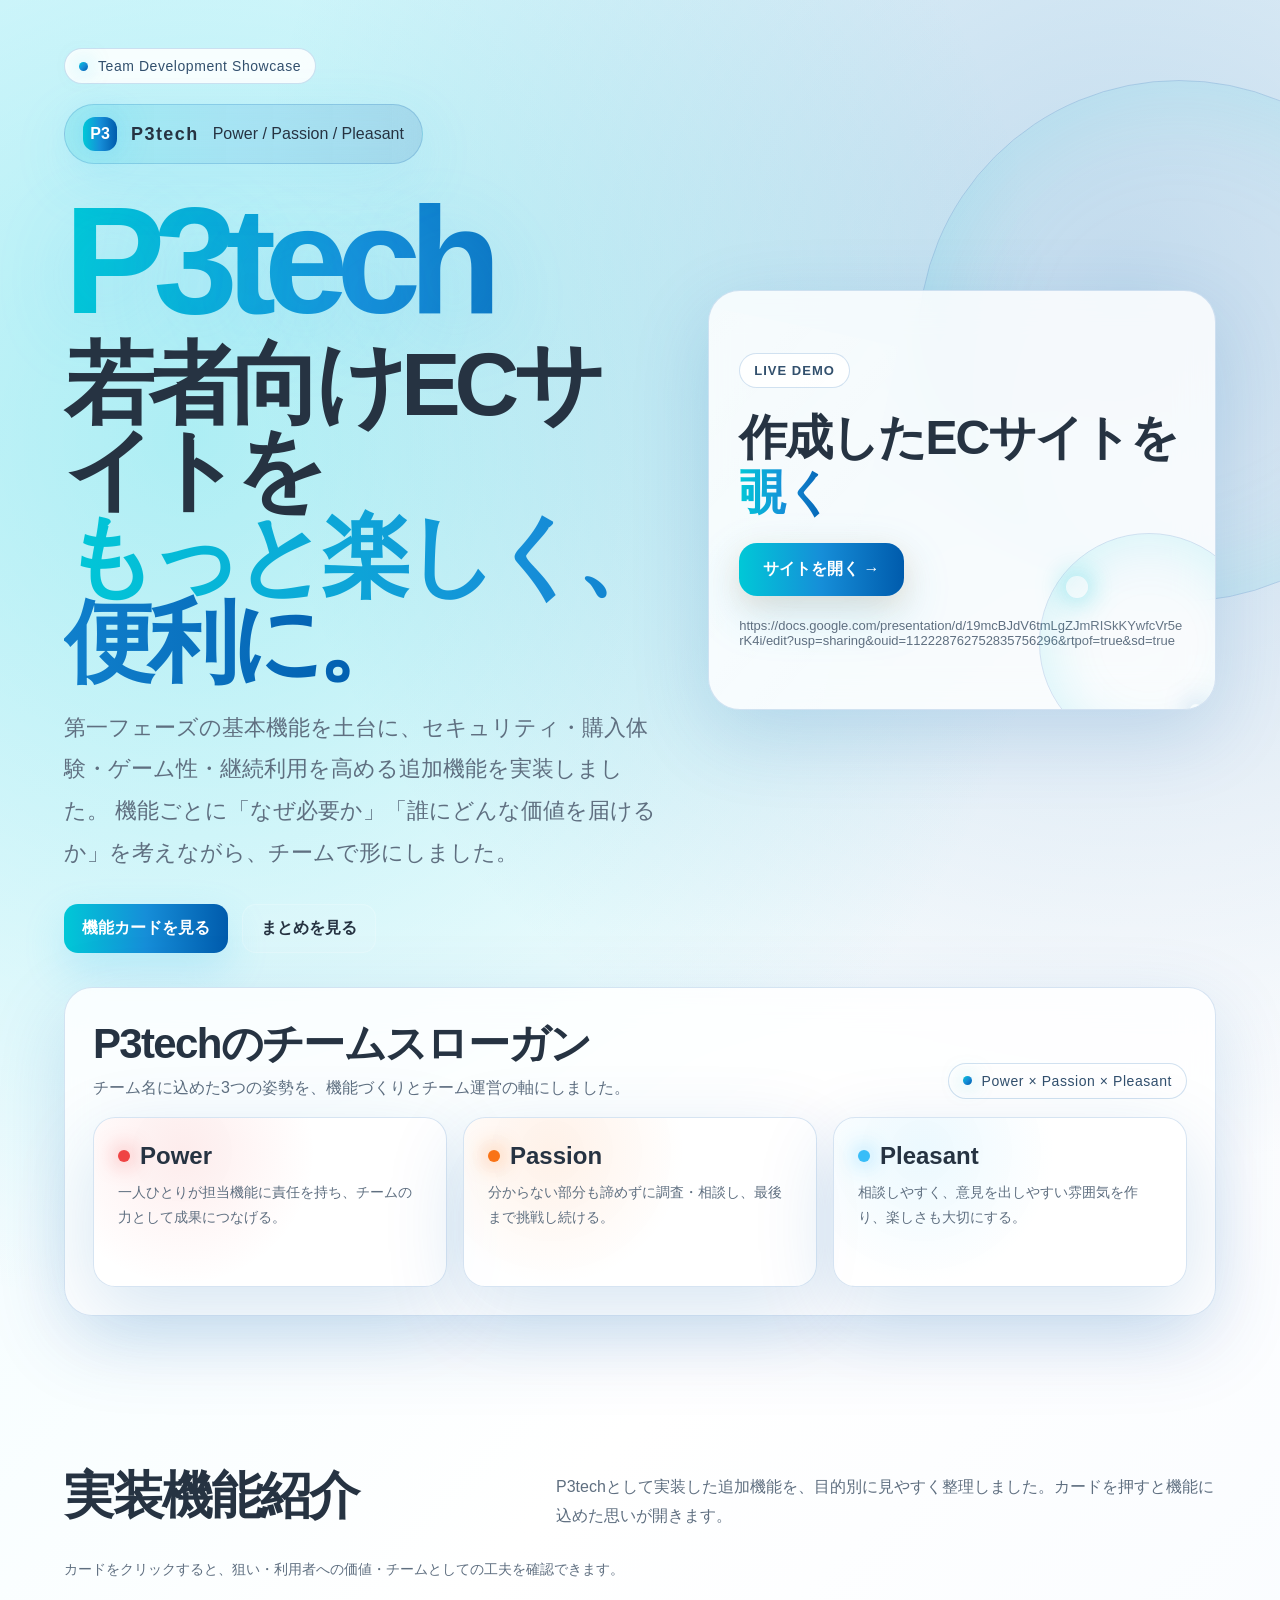
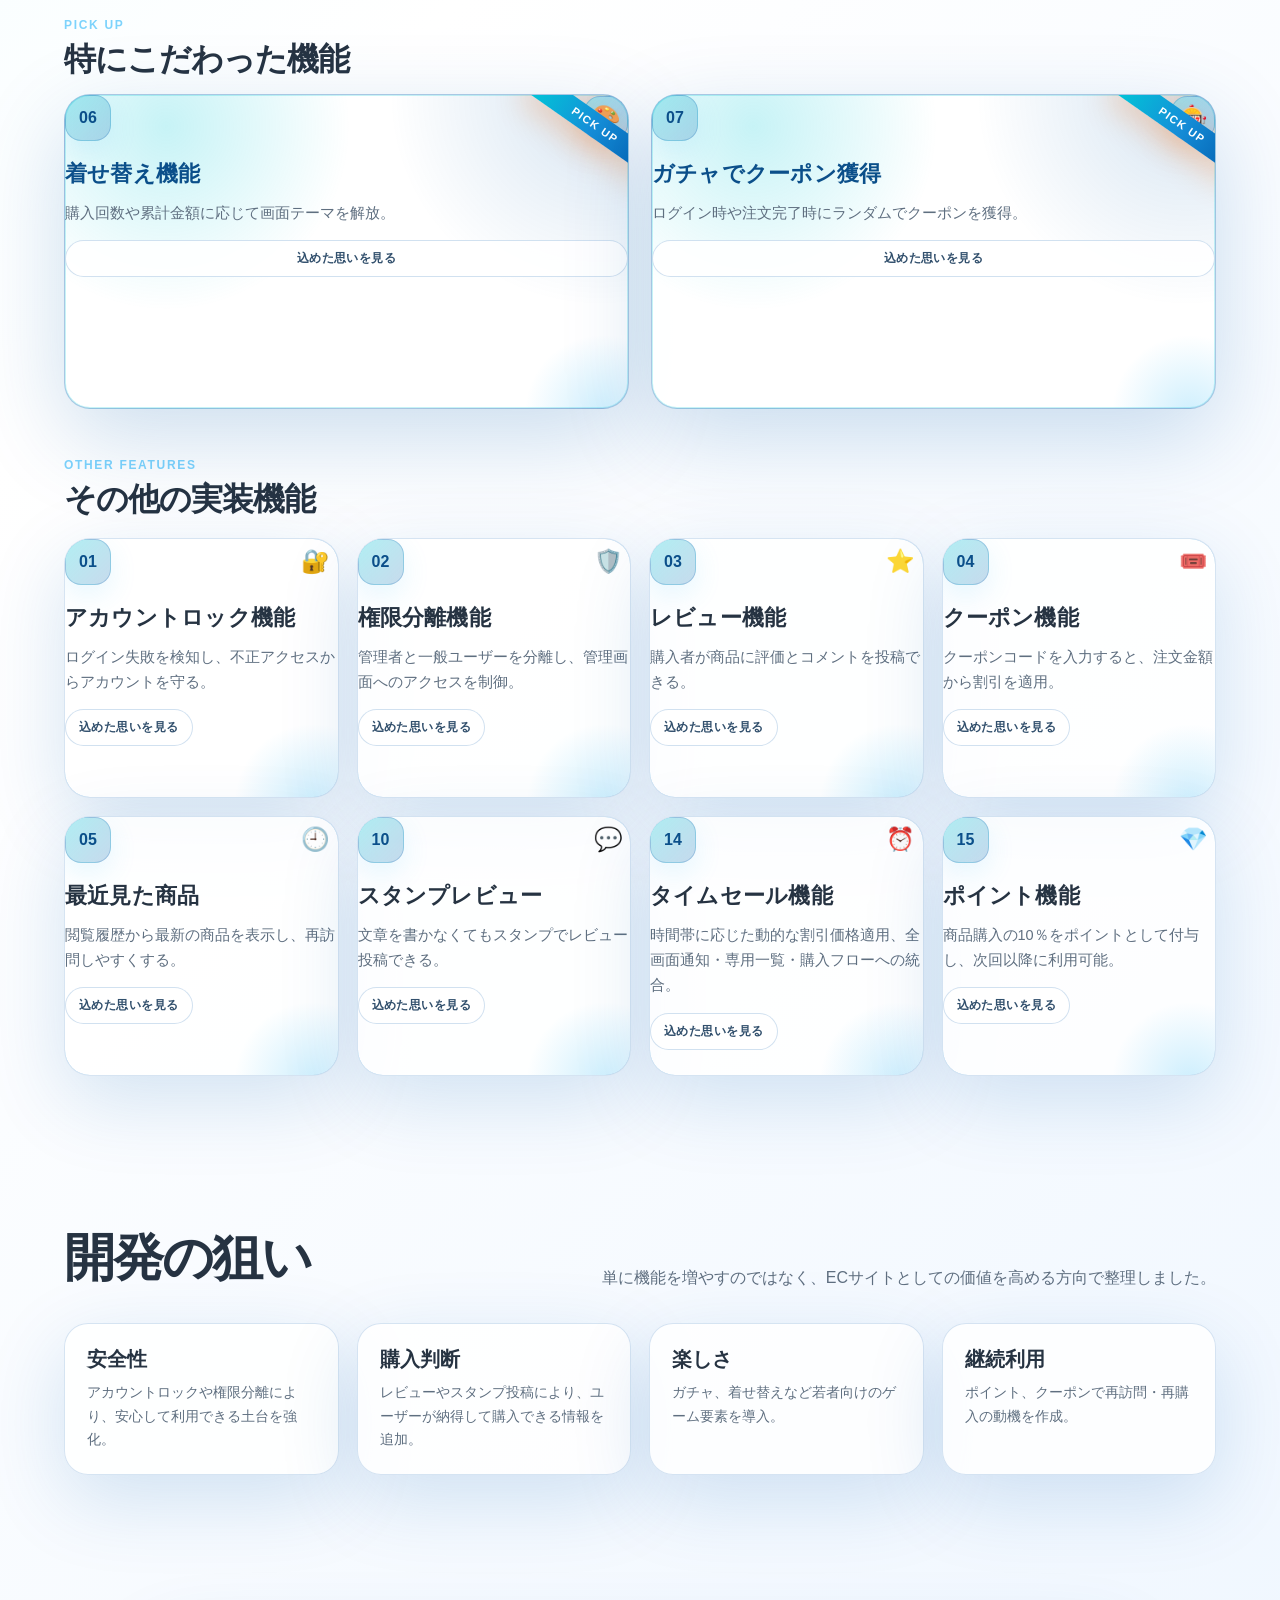
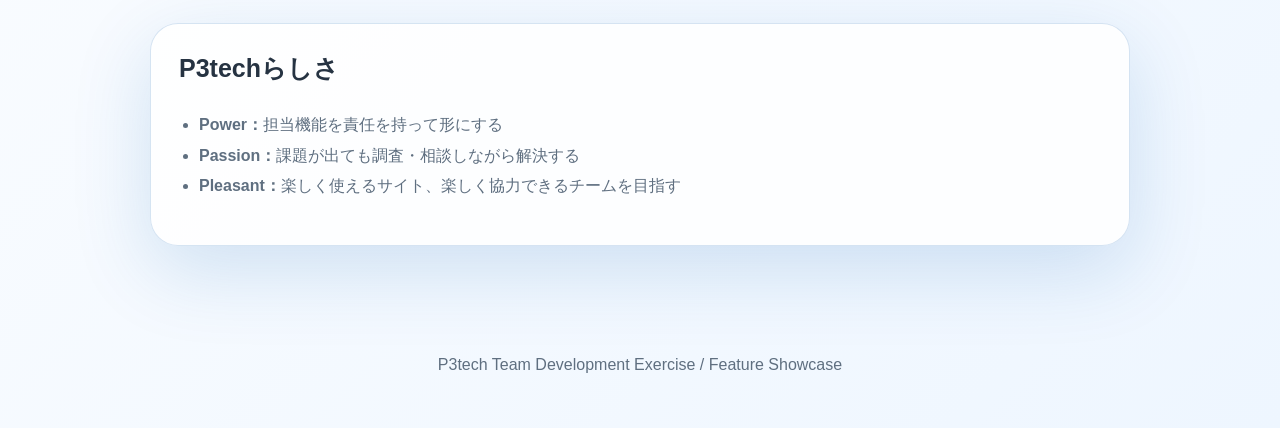
<file: index.html>
<!DOCTYPE html>
<html lang="ja">
<head>
  <meta charset="UTF-8" />
  <meta name="viewport" content="width=device-width, initial-scale=1.0" />
  <title>P3tech 機能紹介サイト</title>
  <style>
    :root {
      --bg: #0f172a;
      --panel: rgba(255, 255, 255, 0.08);
      --panel-strong: rgba(255, 255, 255, 0.14);
      --text: #f8fafc;
      --muted: #cbd5e1;
      --accent: #38bdf8;
      --accent2: #f97316;
      --accent3: #ef4444;
      --success: #22c55e;
      --warning: #f59e0b;
      --shadow: 0 24px 80px rgba(0, 0, 0, 0.35);
    }

    * { box-sizing: border-box; }

    html { scroll-behavior: smooth; }

    body {
      margin: 0;
      font-family: "Segoe UI", "Hiragino Kaku Gothic ProN", "Yu Gothic", sans-serif;
      color: var(--text);
      background:
        radial-gradient(circle at 20% 20%, rgba(56, 189, 248, 0.25), transparent 28%),
        radial-gradient(circle at 80% 10%, rgba(249, 115, 22, 0.22), transparent 24%),
        radial-gradient(circle at 50% 85%, rgba(168, 85, 247, 0.18), transparent 30%),
        linear-gradient(135deg, #020617 0%, #0f172a 48%, #111827 100%);
      min-height: 100vh;
    }

    a { color: inherit; }

    .hero {
      position: relative;
      min-height: 92vh;
      padding: 48px clamp(20px, 5vw, 80px);
      display: grid;
      grid-template-columns: 1.08fr 0.92fr;
      gap: 48px;
      align-items: center;
      overflow: hidden;
    }

    .hero::before {
      content: "";
      position: absolute;
      width: 520px;
      height: 520px;
      right: -160px;
      top: 80px;
      border-radius: 50%;
      border: 1px solid rgba(255, 255, 255, 0.12);
      box-shadow: inset 0 0 120px rgba(56, 189, 248, 0.12);
    }

    .badge {
      display: inline-flex;
      align-items: center;
      gap: 10px;
      padding: 9px 14px;
      border: 1px solid rgba(255,255,255,0.18);
      background: rgba(255,255,255,0.08);
      border-radius: 999px;
      color: var(--muted);
      backdrop-filter: blur(10px);
      font-size: 14px;
      letter-spacing: 0.04em;
    }

    .badge-dot {
      width: 9px;
      height: 9px;
      border-radius: 50%;
      background: linear-gradient(135deg, var(--accent3), var(--accent2), var(--accent));
      box-shadow: 0 0 20px rgba(56, 189, 248, 0.8);
    }

    h1 {
      font-size: clamp(42px, 7vw, 92px);
      line-height: 0.96;
      margin: 26px 0 20px;
      letter-spacing: -0.07em;
    }

    .gradient-text {
      background: linear-gradient(100deg, #ef4444, #f97316, #38bdf8);
      -webkit-background-clip: text;
      background-clip: text;
      color: transparent;
    }

    .lead {
      max-width: 740px;
      color: var(--muted);
      font-size: clamp(17px, 2.2vw, 22px);
      line-height: 1.9;
      margin-bottom: 30px;
    }

    .hero-actions {
      display: flex;
      gap: 14px;
      flex-wrap: wrap;
    }

    .btn {
      display: inline-flex;
      align-items: center;
      justify-content: center;
      padding: 13px 18px;
      border-radius: 14px;
      text-decoration: none;
      font-weight: 800;
      border: 1px solid rgba(255,255,255,0.18);
      background: rgba(255,255,255,0.08);
      transition: 0.25s ease;
    }

    .btn.primary {
      background: linear-gradient(135deg, #ef4444, #f97316, #38bdf8);
      border: 0;
      color: white;
      box-shadow: 0 16px 40px rgba(56, 189, 248, 0.22);
    }

    .btn:hover { transform: translateY(-3px); }

    .hero-card {
      position: relative;
      z-index: 1;
      padding: 30px;
      border-radius: 32px;
      background: linear-gradient(160deg, rgba(255,255,255,0.16), rgba(255,255,255,0.06));
      border: 1px solid rgba(255,255,255,0.18);
      box-shadow: var(--shadow);
      backdrop-filter: blur(18px);
    }

    .score-grid {
      display: grid;
      grid-template-columns: repeat(2, 1fr);
      gap: 16px;
      margin-top: 20px;
    }

    .score {
      padding: 20px;
      border-radius: 22px;
      background: rgba(15, 23, 42, 0.55);
      border: 1px solid rgba(255,255,255,0.12);
    }

    .score strong {
      display: block;
      font-size: 38px;
      line-height: 1;
      margin-bottom: 8px;
    }

    .score span { color: var(--muted); font-size: 14px; }

    .slogan {
      margin-top: 18px;
      display: grid;
      grid-template-columns: repeat(3, 1fr);
      gap: 12px;
    }

    .slogan div {
      padding: 16px;
      border-radius: 18px;
      background: rgba(255,255,255,0.08);
      border: 1px solid rgba(255,255,255,0.12);
    }

    .slogan b { display: block; font-size: 18px; margin-bottom: 5px; }
    .slogan small { color: var(--muted); }

    section {
      padding: 74px clamp(20px, 5vw, 80px);
    }

    .section-title {
      display: flex;
      align-items: end;
      justify-content: space-between;
      gap: 20px;
      margin-bottom: 30px;
    }

    h2 {
      font-size: clamp(30px, 4vw, 52px);
      margin: 0;
      letter-spacing: -0.04em;
    }

    .section-title p {
      max-width: 660px;
      margin: 0;
      color: var(--muted);
      line-height: 1.8;
    }

    .filter-note {
      color: var(--muted);
      font-size: 14px;
      margin-bottom: 24px;
    }

    .feature-grid {
      display: grid;
      grid-template-columns: repeat(4, minmax(0, 1fr));
      gap: 18px;
    }

    .feature-card {
      position: relative;
      min-height: 260px;
      border-radius: 26px;
      background: linear-gradient(180deg, rgba(255,255,255,0.10), rgba(255,255,255,0.055));
      border: 1px solid rgba(255,255,255,0.12);
      box-shadow: 0 16px 50px rgba(0,0,0,0.18);
      overflow: hidden;
      transition: 0.25s ease;
    }

    .feature-card::after {
      content: "";
      position: absolute;
      inset: auto -60px -90px auto;
      width: 170px;
      height: 170px;
      border-radius: 50%;
      background: radial-gradient(circle, rgba(56,189,248,0.24), transparent 65%);
      pointer-events: none;
    }

    .feature-card:hover {
      transform: translateY(-6px);
      background: var(--panel-strong);
      border-color: rgba(255,255,255,0.28);
    }

    .feature-card details {
      min-height: 260px;
      height: 100%;
    }

    .feature-card summary {
      list-style: none;
      cursor: pointer;
      padding: 22px;
      min-height: 260px;
      display: flex;
      flex-direction: column;
      position: relative;
      z-index: 1;
    }

    .feature-card summary::-webkit-details-marker { display: none; }

    .feature-head {
      display: flex;
      align-items: center;
      justify-content: flex-start;
      gap: 12px;
      margin-bottom: 18px;
    }

    .issue-no {
      width: 46px;
      height: 46px;
      display: grid;
      place-items: center;
      border-radius: 16px;
      font-weight: 900;
      background: linear-gradient(135deg, rgba(239,68,68,0.28), rgba(249,115,22,0.24), rgba(56,189,248,0.22));
      border: 1px solid rgba(255,255,255,0.18);
      box-shadow: 0 10px 28px rgba(56,189,248,0.12);
    }

    .status {
      padding: 7px 10px;
      border-radius: 999px;
      font-size: 12px;
      font-weight: 800;
      letter-spacing: 0.05em;
      white-space: nowrap;
    }

    .done { background: rgba(34, 197, 94, 0.15); color: #86efac; border: 1px solid rgba(34,197,94,0.35); }
    .merge { background: rgba(245, 158, 11, 0.15); color: #fcd34d; border: 1px solid rgba(245,158,11,0.35); }

    .category {
      display: inline-flex;
      width: fit-content;
      margin-bottom: 12px;
      padding: 6px 10px;
      border-radius: 999px;
      color: #bfdbfe;
      background: rgba(59,130,246,0.14);
      border: 1px solid rgba(147,197,253,0.18);
      font-size: 12px;
      font-weight: 800;
    }

    .feature-card h3 {
      margin: 0 0 12px;
      font-size: 22px;
      line-height: 1.35;
    }

    .feature-card p {
      color: var(--muted);
      line-height: 1.75;
      margin: 0;
      font-size: 14.5px;
    }

    .click-hint {
      margin-top: auto;
      padding-top: 18px;
      color: #7dd3fc;
      font-size: 13px;
      font-weight: 800;
    }

    .feature-detail {
      position: relative;
      z-index: 2;
      margin: 0 22px 22px;
      padding: 18px;
      border-radius: 20px;
      background: rgba(2, 6, 23, 0.48);
      border: 1px solid rgba(255,255,255,0.12);
      animation: fadeIn 0.25s ease;
    }

    .feature-detail b {
      display: block;
      color: #f8fafc;
      margin-bottom: 8px;
      font-size: 15px;
    }

    .feature-detail p {
      font-size: 14px;
    }

    @keyframes fadeIn {
      from { opacity: 0; transform: translateY(-6px); }
      to { opacity: 1; transform: translateY(0); }
    }

    .highlight {
      background: linear-gradient(160deg, rgba(56,189,248,0.18), rgba(249,115,22,0.13));
      border-color: rgba(56,189,248,0.35);
    }

    .timeline {
      display: grid;
      grid-template-columns: repeat(4, 1fr);
      gap: 18px;
      margin-top: 28px;
    }

    .timeline-card {
      padding: 22px;
      border-radius: 24px;
      background: rgba(255,255,255,0.08);
      border: 1px solid rgba(255,255,255,0.12);
    }

    .timeline-card b { display: block; font-size: 20px; margin-bottom: 8px; }
    .timeline-card p { margin: 0; color: var(--muted); line-height: 1.7; font-size: 14px; }

    .summary-panel {
      display: grid;
      grid-template-columns: 1fr 1fr;
      gap: 22px;
      align-items: stretch;
    }

    .panel {
      padding: 28px;
      border-radius: 28px;
      background: rgba(255,255,255,0.09);
      border: 1px solid rgba(255,255,255,0.14);
      box-shadow: var(--shadow);
    }

    .panel h3 { margin-top: 0; font-size: 25px; }
    .panel ul { padding-left: 20px; color: var(--muted); line-height: 1.9; }

    footer {
      padding: 36px clamp(20px, 5vw, 80px) 54px;
      color: var(--muted);
      text-align: center;
    }

    @media (max-width: 1180px) {
      .feature-grid { grid-template-columns: repeat(3, minmax(0, 1fr)); }
    }

    @media (max-width: 980px) {
      .hero, .summary-panel { grid-template-columns: 1fr; }
      .feature-grid { grid-template-columns: repeat(2, minmax(0, 1fr)); }
      .timeline { grid-template-columns: repeat(2, 1fr); }
    }

    @media (max-width: 640px) {
      .feature-grid, .timeline, .score-grid, .slogan { grid-template-columns: 1fr; }
      .section-title { display: block; }
      .hero { padding-top: 32px; }
    }

    /* ===== Enhanced presentation design ===== */
    .team-mark {
      display: inline-flex;
      align-items: center;
      gap: 14px;
      margin: 20px 0 8px;
      padding: 12px 18px;
      border-radius: 999px;
      background: linear-gradient(90deg, rgba(239,68,68,.22), rgba(249,115,22,.20), rgba(56,189,248,.20));
      border: 1px solid rgba(255,255,255,.18);
      box-shadow: 0 18px 60px rgba(56,189,248,.12);
      backdrop-filter: blur(14px);
      width: fit-content;
    }

    .team-mark .logo-dot {
      width: 34px;
      height: 34px;
      border-radius: 12px;
      display: grid;
      place-items: center;
      font-weight: 900;
      color: white;
      background: conic-gradient(from 180deg, #ef4444, #f97316, #38bdf8, #ef4444);
      box-shadow: 0 0 30px rgba(56,189,248,.35);
    }

    .team-mark strong {
      font-size: 18px;
      letter-spacing: .08em;
    }

    .hero h1 .team-name {
      display: block;
      font-size: clamp(70px, 13vw, 152px);
      line-height: .82;
      letter-spacing: -.08em;
      margin: 16px 0 18px;
      background: linear-gradient(90deg, #fca5a5, #fdba74, #7dd3fc);
      -webkit-background-clip: text;
      background-clip: text;
      color: transparent;
      text-shadow: 0 20px 80px rgba(56,189,248,.20);
    }

    .hero-card {
      position: relative;
      overflow: hidden;
    }

    .hero-card::after {
      content: "P3";
      position: absolute;
      right: -14px;
      bottom: -40px;
      font-size: 148px;
      font-weight: 900;
      color: rgba(255,255,255,.05);
      letter-spacing: -.08em;
      pointer-events: none;
    }

    .slogan-section {
      padding: 20px clamp(20px, 5vw, 80px) 72px;
      margin-top: -34px;
      position: relative;
      z-index: 2;
    }

    .slogan-board {
      max-width: 1180px;
      margin: 0 auto;
      padding: 28px;
      border-radius: 28px;
      border: 1px solid rgba(255,255,255,.16);
      background: linear-gradient(135deg, rgba(255,255,255,.11), rgba(255,255,255,.05));
      box-shadow: var(--shadow);
      backdrop-filter: blur(18px);
    }

    .slogan-board-head {
      display: flex;
      justify-content: space-between;
      gap: 18px;
      align-items: end;
      margin-bottom: 18px;
    }

    .slogan-board h2 {
      margin: 0;
      font-size: clamp(26px, 3.4vw, 42px);
    }

    .slogan-board p {
      margin: 6px 0 0;
      color: var(--muted);
    }

    .p3-grid {
      display: grid;
      grid-template-columns: repeat(3, minmax(0, 1fr));
      gap: 16px;
    }

    .p3-card {
      position: relative;
      padding: 24px;
      border-radius: 22px;
      background: rgba(2,6,23,.48);
      border: 1px solid rgba(255,255,255,.13);
      overflow: hidden;
      min-height: 170px;
    }

    .p3-card::before {
      content: "";
      position: absolute;
      inset: 0;
      opacity: .16;
      background: radial-gradient(circle at 25% 20%, var(--p3-color), transparent 45%);
      pointer-events: none;
    }

    .p3-label {
      position: relative;
      display: inline-flex;
      align-items: center;
      gap: 10px;
      font-weight: 900;
      font-size: 24px;
    }

    .p3-label span {
      width: 12px;
      height: 12px;
      border-radius: 50%;
      background: var(--p3-color);
      box-shadow: 0 0 22px var(--p3-color);
    }

    .p3-card small {
      position: relative;
      display: block;
      color: var(--muted);
      margin-top: 10px;
      line-height: 1.8;
      font-size: 14px;
    }

    .feature-card {
      position: relative;
      overflow: hidden;
    }

    .feature-card::before {
      content: "";
      position: absolute;
      inset: -1px;
      border-radius: inherit;
      padding: 1px;
      background: linear-gradient(135deg, rgba(255,255,255,.25), rgba(56,189,248,.18), rgba(249,115,22,.16));
      -webkit-mask: linear-gradient(#000 0 0) content-box, linear-gradient(#000 0 0);
      -webkit-mask-composite: xor;
      mask-composite: exclude;
      pointer-events: none;
    }

    .feature-head {
      display: flex;
      align-items: center;
      justify-content: space-between;
    }

    .feature-icon {
      width: 44px;
      height: 44px;
      border-radius: 16px;
      display: grid;
      place-items: center;
      font-size: 23px;
      background: rgba(255,255,255,.10);
      border: 1px solid rgba(255,255,255,.12);
      box-shadow: inset 0 0 28px rgba(255,255,255,.05);
    }

    .issue-no {
      background: linear-gradient(135deg, rgba(56,189,248,.26), rgba(249,115,22,.20));
      border: 1px solid rgba(255,255,255,.16);
    }

    .feature-card h3 {
      letter-spacing: .01em;
    }

    .feature-detail {
      background: rgba(2,6,23,.38);
      border-left: 3px solid rgba(56,189,248,.8);
    }

    .summary-panel.single {
      grid-template-columns: 1fr;
      max-width: 980px;
      margin-left: auto;
      margin-right: auto;
    }

    @media (max-width: 980px) {
      .p3-grid { grid-template-columns: 1fr; }
      .slogan-board-head { display: block; }
    }


    .launch-card {
      position: relative;
      min-height: 420px;
      display: flex;
      flex-direction: column;
      justify-content: center;
      gap: 22px;
      overflow: hidden;
      background:
        radial-gradient(circle at 25% 20%, rgba(56,189,248,.30), transparent 34%),
        radial-gradient(circle at 84% 22%, rgba(249,115,22,.24), transparent 34%),
        linear-gradient(145deg, rgba(15,23,42,.82), rgba(2,6,23,.70));
    }

    .launch-card::before {
      content: "";
      position: absolute;
      inset: -2px;
      background:
        linear-gradient(120deg, transparent, rgba(255,255,255,.16), transparent);
      transform: translateX(-70%) rotate(12deg);
      animation: shineMove 5s ease-in-out infinite;
      pointer-events: none;
    }

    @keyframes shineMove {
      0%, 45% { transform: translateX(-80%) rotate(12deg); opacity: 0; }
      55% { opacity: 1; }
      100% { transform: translateX(80%) rotate(12deg); opacity: 0; }
    }

    .launch-eyebrow {
      position: relative;
      display: inline-flex;
      width: fit-content;
      align-items: center;
      gap: 10px;
      padding: 9px 14px;
      border-radius: 999px;
      background: rgba(255,255,255,.10);
      border: 1px solid rgba(255,255,255,.16);
      color: rgba(255,255,255,.86);
      font-size: 13px;
      font-weight: 800;
      letter-spacing: .08em;
    }

    .launch-title {
      position: relative;
      margin: 0;
      font-size: clamp(30px, 4vw, 48px);
      line-height: 1.15;
      letter-spacing: -.04em;
    }

    .launch-title span {
      background: linear-gradient(90deg, #fca5a5, #fdba74, #7dd3fc);
      -webkit-background-clip: text;
      background-clip: text;
      color: transparent;
    }

    .launch-text {
      position: relative;
      margin: 0;
      color: rgba(226,232,240,.78);
      line-height: 1.9;
      max-width: 520px;
    }

    .site-link {
      position: relative;
      display: inline-flex;
      align-items: center;
      justify-content: center;
      gap: 12px;
      width: fit-content;
      padding: 16px 24px;
      border-radius: 18px;
      text-decoration: none;
      color: #08111f;
      font-weight: 900;
      background: linear-gradient(90deg, #fca5a5, #fdba74, #7dd3fc);
      box-shadow: 0 18px 48px rgba(56,189,248,.22), 0 10px 28px rgba(249,115,22,.18);
      transition: transform .2s ease, box-shadow .2s ease;
    }

    .site-link:hover {
      transform: translateY(-4px) scale(1.02);
      box-shadow: 0 26px 70px rgba(56,189,248,.30), 0 16px 38px rgba(249,115,22,.22);
    }

    .mini-url {
      position: relative;
      color: rgba(226,232,240,.58);
      font-size: 13px;
      word-break: break-all;
    }

    .launch-orbit {
      position: absolute;
      right: -44px;
      bottom: -44px;
      width: 220px;
      height: 220px;
      border-radius: 50%;
      border: 1px solid rgba(255,255,255,.12);
      box-shadow: inset 0 0 60px rgba(56,189,248,.12);
    }

    .launch-orbit::before,
    .launch-orbit::after {
      content: "";
      position: absolute;
      border-radius: 50%;
      background: rgba(255,255,255,.16);
    }

    .launch-orbit::before {
      width: 22px;
      height: 22px;
      left: 26px;
      top: 42px;
      box-shadow: 0 0 28px rgba(125,211,252,.7);
    }

    .launch-orbit::after {
      width: 12px;
      height: 12px;
      right: 56px;
      bottom: 36px;
      box-shadow: 0 0 24px rgba(253,186,116,.8);
    }


    .feature-card.highlight-work {
      box-shadow:
        0 24px 70px rgba(249,115,22,.22),
        0 0 0 1px rgba(253,186,116,.30) inset;
      transform: translateY(-2px);
    }

    .feature-card.highlight-work::after {
      content: "PICK UP";
      position: absolute;
      top: 18px;
      right: 18px;
      padding: 7px 12px;
      border-radius: 999px;
      font-size: 12px;
      font-weight: 900;
      letter-spacing: .08em;
      color: #1f1304;
      background: linear-gradient(90deg, #fca5a5, #fdba74, #fde68a);
      box-shadow: 0 12px 30px rgba(249,115,22,.24);
    }

    .feature-card.highlight-work .feature-icon {
      background: linear-gradient(135deg, rgba(249,115,22,.32), rgba(56,189,248,.20));
      box-shadow: 0 0 34px rgba(249,115,22,.22), inset 0 0 28px rgba(255,255,255,.06);
    }


    /* ===== Final card behavior and pickup highlight ===== */
    .feature-card {
      position: relative;
    }

    .feature-detail {
      display: none !important;
      margin-top: 16px;
    }

    .feature-card.active .feature-detail {
      display: block !important;
    }

    .detail-toggle {
      margin-top: 14px;
      padding: 9px 13px;
      border: 1px solid rgba(255,255,255,.16);
      border-radius: 999px;
      background: rgba(255,255,255,.08);
      color: rgba(226,232,240,.86);
      font-weight: 800;
      font-size: 12px;
      letter-spacing: .04em;
      cursor: pointer;
      pointer-events: none;
    }

    .feature-card.active .detail-toggle {
      background: rgba(56,189,248,.18);
      color: #e0f2fe;
    }

    .featured-card {
      grid-column: span 1;
      border: 1px solid rgba(253,186,116,.55) !important;
      box-shadow:
        0 28px 90px rgba(249,115,22,.26),
        0 0 0 1px rgba(253,186,116,.28) inset,
        0 0 48px rgba(56,189,248,.12) inset !important;
      background:
        radial-gradient(circle at 18% 10%, rgba(253,186,116,.28), transparent 34%),
        radial-gradient(circle at 95% 0%, rgba(56,189,248,.20), transparent 34%),
        rgba(15,23,42,.68) !important;
      transform: translateY(-4px);
    }

    .featured-card::before {
      background: linear-gradient(135deg, rgba(253,186,116,.70), rgba(248,113,113,.42), rgba(56,189,248,.35)) !important;
    }

    .featured-card h3 {
      color: #fff7ed;
      text-shadow: 0 0 26px rgba(253,186,116,.18);
    }

    .featured-card .feature-icon {
      background: linear-gradient(135deg, rgba(249,115,22,.50), rgba(56,189,248,.28)) !important;
      border-color: rgba(253,186,116,.42) !important;
      box-shadow: 0 0 34px rgba(249,115,22,.35), inset 0 0 28px rgba(255,255,255,.08) !important;
    }

    .featured-card .issue-no {
      background: linear-gradient(135deg, rgba(249,115,22,.50), rgba(248,113,113,.38)) !important;
      border-color: rgba(253,186,116,.50) !important;
      color: #fff7ed;
    }

    .featured-ribbon {
      position: absolute;
      top: 18px;
      right: -42px;
      width: 150px;
      text-align: center;
      transform: rotate(35deg);
      padding: 6px 0;
      font-size: 11px;
      font-weight: 900;
      letter-spacing: .12em;
      color: #1f1304;
      background: linear-gradient(90deg, #fca5a5, #fdba74, #fde68a);
      box-shadow: 0 10px 30px rgba(249,115,22,.30);
      z-index: 3;
    }

    @media (min-width: 980px) {
      .featured-card {
        grid-column: span 2;
      }
    }


    /* ===== Pickup section layout ===== */
    .pickup-title,
    .normal-title {
      margin: 36px 0 16px;
    }

    .pickup-title span,
    .normal-title span {
      display: inline-block;
      font-size: 12px;
      font-weight: 900;
      letter-spacing: .14em;
      text-transform: uppercase;
      color: #7dd3fc;
      margin-bottom: 6px;
    }

    .pickup-title h3,
    .normal-title h3 {
      margin: 0;
      font-size: clamp(22px, 2.6vw, 32px);
      letter-spacing: -.03em;
    }

    .pickup-grid {
      display: grid;
      grid-template-columns: repeat(2, minmax(0, 1fr));
      gap: 22px;
      margin-bottom: 42px;
    }

    .pickup-grid .featured-card {
      grid-column: auto !important;
      min-height: 315px;
      display: flex;
      flex-direction: column;
    }

    .normal-grid {
      margin-top: 0;
    }

    @media (max-width: 860px) {
      .pickup-grid {
        grid-template-columns: 1fr;
      }
    }


    /* ===== PowerPoint blue-white color adjustment ===== */
    :root {
      --bg: #f7fbff;
      --panel: rgba(255, 255, 255, 0.78);
      --panel-strong: rgba(255, 255, 255, 0.92);
      --text: #263342;
      --muted: #5f6f80;
      --accent: #00c8d7;
      --accent2: #168ed8;
      --accent3: #005bac;
      --success: #0ea5e9;
      --warning: #0284c7;
      --shadow: 0 24px 80px rgba(0, 91, 172, 0.16);
    }

    body {
      color: var(--text);
      background:
        radial-gradient(circle at 15% 12%, rgba(0, 200, 215, 0.28), transparent 26%),
        radial-gradient(circle at 88% 8%, rgba(0, 91, 172, 0.22), transparent 25%),
        linear-gradient(135deg, #e9fbff 0%, #ffffff 42%, #eef6ff 100%);
    }

    .hero::before {
      border-color: rgba(0, 91, 172, 0.18);
      box-shadow: inset 0 0 120px rgba(0, 200, 215, 0.16);
    }

    .hero-card,
    .slogan-board,
    .feature-card,
    .panel,
    .timeline-card,
    .p3-card {
      background: rgba(255,255,255,0.82) !important;
      border-color: rgba(0,91,172,0.16) !important;
      box-shadow: var(--shadow);
    }

    .gradient-text,
    .hero h1 .team-name,
    .launch-title span {
      background: linear-gradient(90deg, #00c8d7, #168ed8, #005bac);
      -webkit-background-clip: text;
      background-clip: text;
      color: transparent;
    }

    .btn.primary,
    .site-link,
    .team-mark .logo-dot,
    .featured-ribbon {
      background: linear-gradient(90deg, #00c8d7, #168ed8, #005bac) !important;
      color: #ffffff !important;
    }

    .badge,
    .launch-eyebrow,
    .detail-toggle {
      background: rgba(255,255,255,0.86);
      border-color: rgba(0,91,172,0.18);
      color: #32506d;
    }

    .badge-dot {
      background: linear-gradient(135deg, #00c8d7, #168ed8, #005bac);
      box-shadow: 0 0 20px rgba(0, 200, 215, 0.55);
    }

    .team-mark {
      background: linear-gradient(90deg, rgba(0,200,215,.18), rgba(22,142,216,.16), rgba(0,91,172,.15));
      border-color: rgba(0,91,172,.18);
    }

    .feature-detail {
      background: rgba(239, 248, 255, 0.86) !important;
      border-left-color: #168ed8 !important;
      color: #3b4b5d;
    }

    .featured-card {
      border-color: rgba(0,91,172,.34) !important;
      box-shadow:
        0 28px 90px rgba(0,91,172,.20),
        0 0 0 1px rgba(0,200,215,.22) inset !important;
      background:
        radial-gradient(circle at 18% 10%, rgba(0,200,215,.22), transparent 34%),
        radial-gradient(circle at 95% 0%, rgba(0,91,172,.16), transparent 34%),
        rgba(255,255,255,.92) !important;
    }

    .featured-card h3 {
      color: #0b4f8a;
      text-shadow: none;
    }

    .featured-card .feature-icon,
    .featured-card .issue-no,
    .issue-no {
      background: linear-gradient(135deg, rgba(0,200,215,.30), rgba(0,91,172,.22)) !important;
      border-color: rgba(0,91,172,.22) !important;
      color: #0b4f8a !important;
    }

    .feature-card::before,
    .featured-card::before {
      background: linear-gradient(135deg, rgba(0,200,215,.55), rgba(22,142,216,.36), rgba(0,91,172,.28)) !important;
    }

    .p3-card::before {
      opacity: .10;
    }

    .p3-card small,
    .lead,
    .section-title p,
    .filter-note,
    .timeline-card p,
    .panel ul,
    .mini-url {
      color: var(--muted) !important;
    }

    .launch-orbit {
      border-color: rgba(0,91,172,.16);
      box-shadow: inset 0 0 60px rgba(0,200,215,.16);
    }

    .launch-orbit::before {
      box-shadow: 0 0 28px rgba(0,200,215,.65);
    }

    .launch-orbit::after {
      box-shadow: 0 0 24px rgba(0,91,172,.55);
    }

  </style>
<script>
      function toggleCard(card) {
        card.classList.toggle('active');
      }
    </script>
</head>
<body>
  <header class="hero">
    <div>
      <div class="badge"><span class="badge-dot"></span>Team Development Showcase</div>
      <div class="team-mark"><span class="logo-dot">P3</span><strong>P3tech</strong><span>Power / Passion / Pleasant</span></div>
      <h1><span class="team-name">P3tech</span>若者向けECサイトを<br><span class="gradient-text">もっと楽しく、便利に。</span></h1>
      <p class="lead">
        第一フェーズの基本機能を土台に、セキュリティ・購入体験・ゲーム性・継続利用を高める追加機能を実装しました。
        機能ごとに「なぜ必要か」「誰にどんな価値を届けるか」を考えながら、チームで形にしました。
      </p>
      <div class="hero-actions">
        <a class="btn primary" href="#features">機能カードを見る</a>
        <a class="btn" href="#summary">まとめを見る</a>
      </div>
    </div>

    <div class="hero-card launch-card">
      <div class="launch-eyebrow">LIVE DEMO</div>
      <h2 class="launch-title">作成したECサイトを<br><span>覗く</span></h2>
      <a class="site-link" href="https://docs.google.com/presentation/d/19mcBJdV6tmLgZJmRISkKYwfcVr5erK4i/edit?usp=sharing&ouid=112228762752835756296&rtpof=true&sd=true" target="_blank" rel="noopener">
        サイトを開く →
      </a>
      <div class="mini-url">https://docs.google.com/presentation/d/19mcBJdV6tmLgZJmRISkKYwfcVr5erK4i/edit?usp=sharing&ouid=112228762752835756296&rtpof=true&sd=true</div>
      <div class="launch-orbit"></div>
    </div>
  </div>
  </header>

  <section class="slogan-section" aria-label="P3tech team slogan">
    <div class="slogan-board">
      <div class="slogan-board-head">
        <div>
          <h2>P3techのチームスローガン</h2>
          <p>チーム名に込めた3つの姿勢を、機能づくりとチーム運営の軸にしました。</p>
        </div>
        <div class="badge"><span class="badge-dot"></span>Power × Passion × Pleasant</div>
      </div>
      <div class="p3-grid">
        <div class="p3-card" style="--p3-color:#ef4444;">
          <div class="p3-label"><span></span>Power</div>
          <small>一人ひとりが担当機能に責任を持ち、チームの力として成果につなげる。</small>
        </div>
        <div class="p3-card" style="--p3-color:#f97316;">
          <div class="p3-label"><span></span>Passion</div>
          <small>分からない部分も諦めずに調査・相談し、最後まで挑戦し続ける。</small>
        </div>
        <div class="p3-card" style="--p3-color:#38bdf8;">
          <div class="p3-label"><span></span>Pleasant</div>
          <small>相談しやすく、意見を出しやすい雰囲気を作り、楽しさも大切にする。</small>
        </div>
      </div>
    </div>
  </section>

  <main>

    <section id="features">
      <div class="section-title">
        <h2>実装機能紹介</h2>
        <p>P3techとして実装した追加機能を、目的別に見やすく整理しました。カードを押すと機能に込めた思いが開きます。</p>
      </div>
      <p class="filter-note">カードをクリックすると、狙い・利用者への価値・チームとしての工夫を確認できます。</p>

      <div class="pickup-title">
        <span>Pick Up</span>
        <h3>特にこだわった機能</h3>
      </div>
      <div class="pickup-grid">

        <article class="feature-card featured-card" onclick="toggleCard(this)">
          <div class="featured-ribbon">PICK UP</div>
          <div class="feature-head">
            <span class="issue-no">06</span>
            <span class="feature-icon">🎨</span>
          </div>
          <h3>着せ替え機能</h3>
          <p>購入回数や累計金額に応じて画面テーマを解放。</p>
          <button class="detail-toggle" type="button" tabindex="-1">込めた思いを見る</button>
          <div class="feature-detail">
            <b>機能に込めた思い</b>
            <span>ECサイトを単に商品を購入する場にとどめず、利用を重ねるほど楽しさが広がる体験にすることを目的として実装しました。購入回数や累計金額に応じてテーマを解放することで、継続利用への動機付けにつなげています。</span>
          </div>
        </article>

        <article class="feature-card featured-card" onclick="toggleCard(this)">
          <div class="featured-ribbon">PICK UP</div>
          <div class="feature-head">
            <span class="issue-no">07</span>
            <span class="feature-icon">🎰</span>
          </div>
          <h3>ガチャでクーポン獲得</h3>
          <p>ログイン時や注文完了時にランダムでクーポンを獲得。</p>
          <button class="detail-toggle" type="button" tabindex="-1">込めた思いを見る</button>
          <div class="feature-detail">
            <b>機能に込めた思い</b>
            <span>ゲーム要素を取り入れ、再訪問や次回購入のきっかけを作ることを目的として実装しました。ランダムでクーポンを獲得できる仕組みにより、継続的な利用を促進する体験を目指しています。</span>
          </div>
        </article>
      </div>

      <div class="normal-title">
        <span>Other Features</span>
        <h3>その他の実装機能</h3>
      </div>
      <div class="feature-grid normal-grid">

        <article class="feature-card" onclick="toggleCard(this)">
          
          <div class="feature-head">
            <span class="issue-no">01</span>
            <span class="feature-icon">🔐</span>
          </div>
          <h3>アカウントロック機能</h3>
          <p>ログイン失敗を検知し、不正アクセスからアカウントを守る。</p>
          <button class="detail-toggle" type="button" tabindex="-1">込めた思いを見る</button>
          <div class="feature-detail">
            <b>機能に込めた思い</b>
            <span>セキュリティ面の安心感を高めるために実装しました。5回連続でログインに失敗した場合に一定時間ロックすることで、利用者が安心して使えるECサイトを目指しました。</span>
          </div>
        </article>

        <article class="feature-card" onclick="toggleCard(this)">
          
          <div class="feature-head">
            <span class="issue-no">02</span>
            <span class="feature-icon">🛡️</span>
          </div>
          <h3>権限分離機能</h3>
          <p>管理者と一般ユーザーを分離し、管理画面へのアクセスを制御。</p>
          <button class="detail-toggle" type="button" tabindex="-1">込めた思いを見る</button>
          <div class="feature-detail">
            <b>機能に込めた思い</b>
            <span>管理者と購入者の役割を明確に分けることで、誤操作や不正アクセスを防ぐことを目的にしました。ECサイトとして必要な安全性を意識した機能です。</span>
          </div>
        </article>

        <article class="feature-card" onclick="toggleCard(this)">
          
          <div class="feature-head">
            <span class="issue-no">03</span>
            <span class="feature-icon">⭐</span>
          </div>
          <h3>レビュー機能</h3>
          <p>購入者が商品に評価とコメントを投稿できる。</p>
          <button class="detail-toggle" type="button" tabindex="-1">込めた思いを見る</button>
          <div class="feature-detail">
            <b>機能に込めた思い</b>
            <span>購入を迷っているユーザーが、実際に買った人の感想を参考にできるようにしました。購入者のみレビュー可能にすることで、信頼性のある情報提供を目指しました。</span>
          </div>
        </article>

        <article class="feature-card" onclick="toggleCard(this)">
          
          <div class="feature-head">
            <span class="issue-no">04</span>
            <span class="feature-icon">🎟️</span>
          </div>
          <h3>クーポン機能</h3>
          <p>クーポンコードを入力すると、注文金額から割引を適用。</p>
          <button class="detail-toggle" type="button" tabindex="-1">込めた思いを見る</button>
          <div class="feature-detail">
            <b>機能に込めた思い</b>
            <span>お得感を作り、購入のきっかけにつなげるために実装しました。ECサイトらしい販促機能として、ユーザーの購買意欲を高めることを意識しました。</span>
          </div>
        </article>

        <article class="feature-card" onclick="toggleCard(this)">
          
          <div class="feature-head">
            <span class="issue-no">05</span>
            <span class="feature-icon">🕘</span>
          </div>
          <h3>最近見た商品</h3>
          <p>閲覧履歴から最新の商品を表示し、再訪問しやすくする。</p>
          <button class="detail-toggle" type="button" tabindex="-1">込めた思いを見る</button>
          <div class="feature-detail">
            <b>機能に込めた思い</b>
            <span>一度気になった商品にすぐ戻れるようにすることで、探し直す手間を減らしました。ユーザー目線で使いやすさを高めるための機能です。</span>
          </div>
        </article>

        <article class="feature-card" onclick="toggleCard(this)">
          
          <div class="feature-head">
            <span class="issue-no">10</span>
            <span class="feature-icon">💬</span>
          </div>
          <h3>スタンプレビュー</h3>
          <p>文章を書かなくてもスタンプでレビュー投稿できる。</p>
          <button class="detail-toggle" type="button" tabindex="-1">込めた思いを見る</button>
          <div class="feature-detail">
            <b>機能に込めた思い</b>
            <span>レビュー投稿のハードルを下げるために実装しました。文章を書くのが面倒なユーザーでも、気軽に商品の感想を残せるようにしています。</span>
          </div>
        </article>

        <article class="feature-card" onclick="toggleCard(this)">
          
          <div class="feature-head">
            <span class="issue-no">14</span>
            <span class="feature-icon">⏰</span>
          </div>
          <h3>タイムセール機能</h3>
          <p>時間帯に応じた動的な割引価格適用、全画面通知・専用一覧・購入フローへの統合。</p>
          <button class="detail-toggle" type="button" tabindex="-1">込めた思いを見る</button>
          <div class="feature-detail">
            <b>機能に込めた思い</b>
            <span>セールの特別感をサイト全体で感じられるようにした機能です。時間帯に応じて価格が変わる仕組みにより、ユーザーに「今買う楽しさ」を提供し、専用一覧や購入フローへの反映まで含めて、実際のECサイトらしい購買体験を目指しました。</span>
          </div>
        </article>

        <article class="feature-card" onclick="toggleCard(this)">
          
          <div class="feature-head">
            <span class="issue-no">15</span>
            <span class="feature-icon">💎</span>
          </div>
          <h3>ポイント機能</h3>
          <p>商品購入の10％をポイントとして付与し、次回以降に利用可能。</p>
          <button class="detail-toggle" type="button" tabindex="-1">込めた思いを見る</button>
          <div class="feature-detail">
            <b>機能に込めた思い</b>
            <span>継続的な購入を促進するために実装しました。購入するほどポイントが貯まり、次回の買い物で使える仕組みにすることで、ユーザーにまた利用したいと思ってもらうことを目指しました。</span>
          </div>
        </article>
      </div>
    </section>


    <section>
      <div class="section-title">
        <h2>開発の狙い</h2>
        <p>単に機能を増やすのではなく、ECサイトとしての価値を高める方向で整理しました。</p>
      </div>
      <div class="timeline">
        <div class="timeline-card"><b>安全性</b><p>アカウントロックや権限分離により、安心して利用できる土台を強化。</p></div>
        <div class="timeline-card"><b>購入判断</b><p>レビューやスタンプ投稿により、ユーザーが納得して購入できる情報を追加。</p></div>
        <div class="timeline-card"><b>楽しさ</b><p>ガチャ、着せ替えなど若者向けのゲーム要素を導入。</p></div>
        <div class="timeline-card"><b>継続利用</b><p>ポイント、クーポンで再訪問・再購入の動機を作成。</p></div>
      </div>
    </section>

    <section id="summary">
      <div class="summary-panel single">
        <div class="panel">
          <h3>P3techらしさ</h3>
          <ul>
            <li><b>Power：</b>担当機能を責任を持って形にする</li>
            <li><b>Passion：</b>課題が出ても調査・相談しながら解決する</li>
            <li><b>Pleasant：</b>楽しく使えるサイト、楽しく協力できるチームを目指す</li>
          </ul>
        </div>
      </div>
    </section>
  </main>

  <footer>
    P3tech Team Development Exercise / Feature Showcase
  </footer>
</body>
</html>
</file>
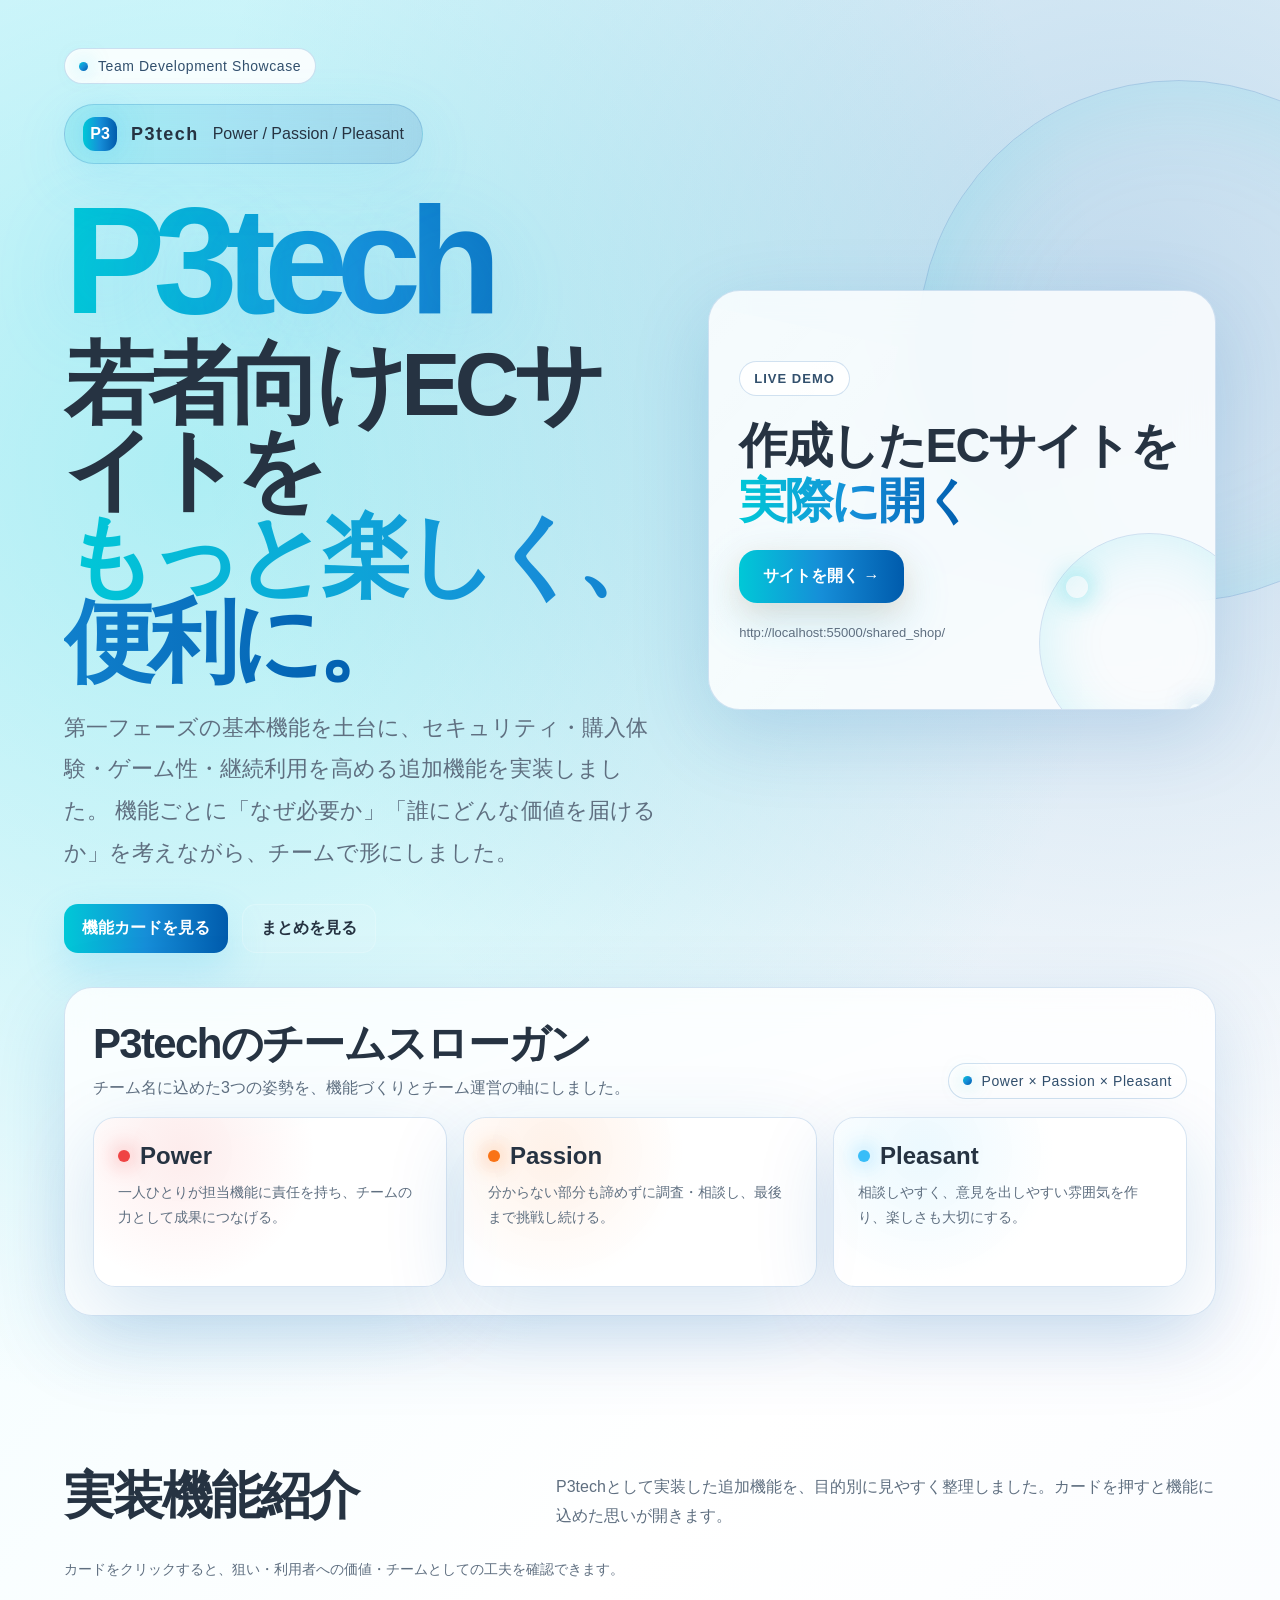
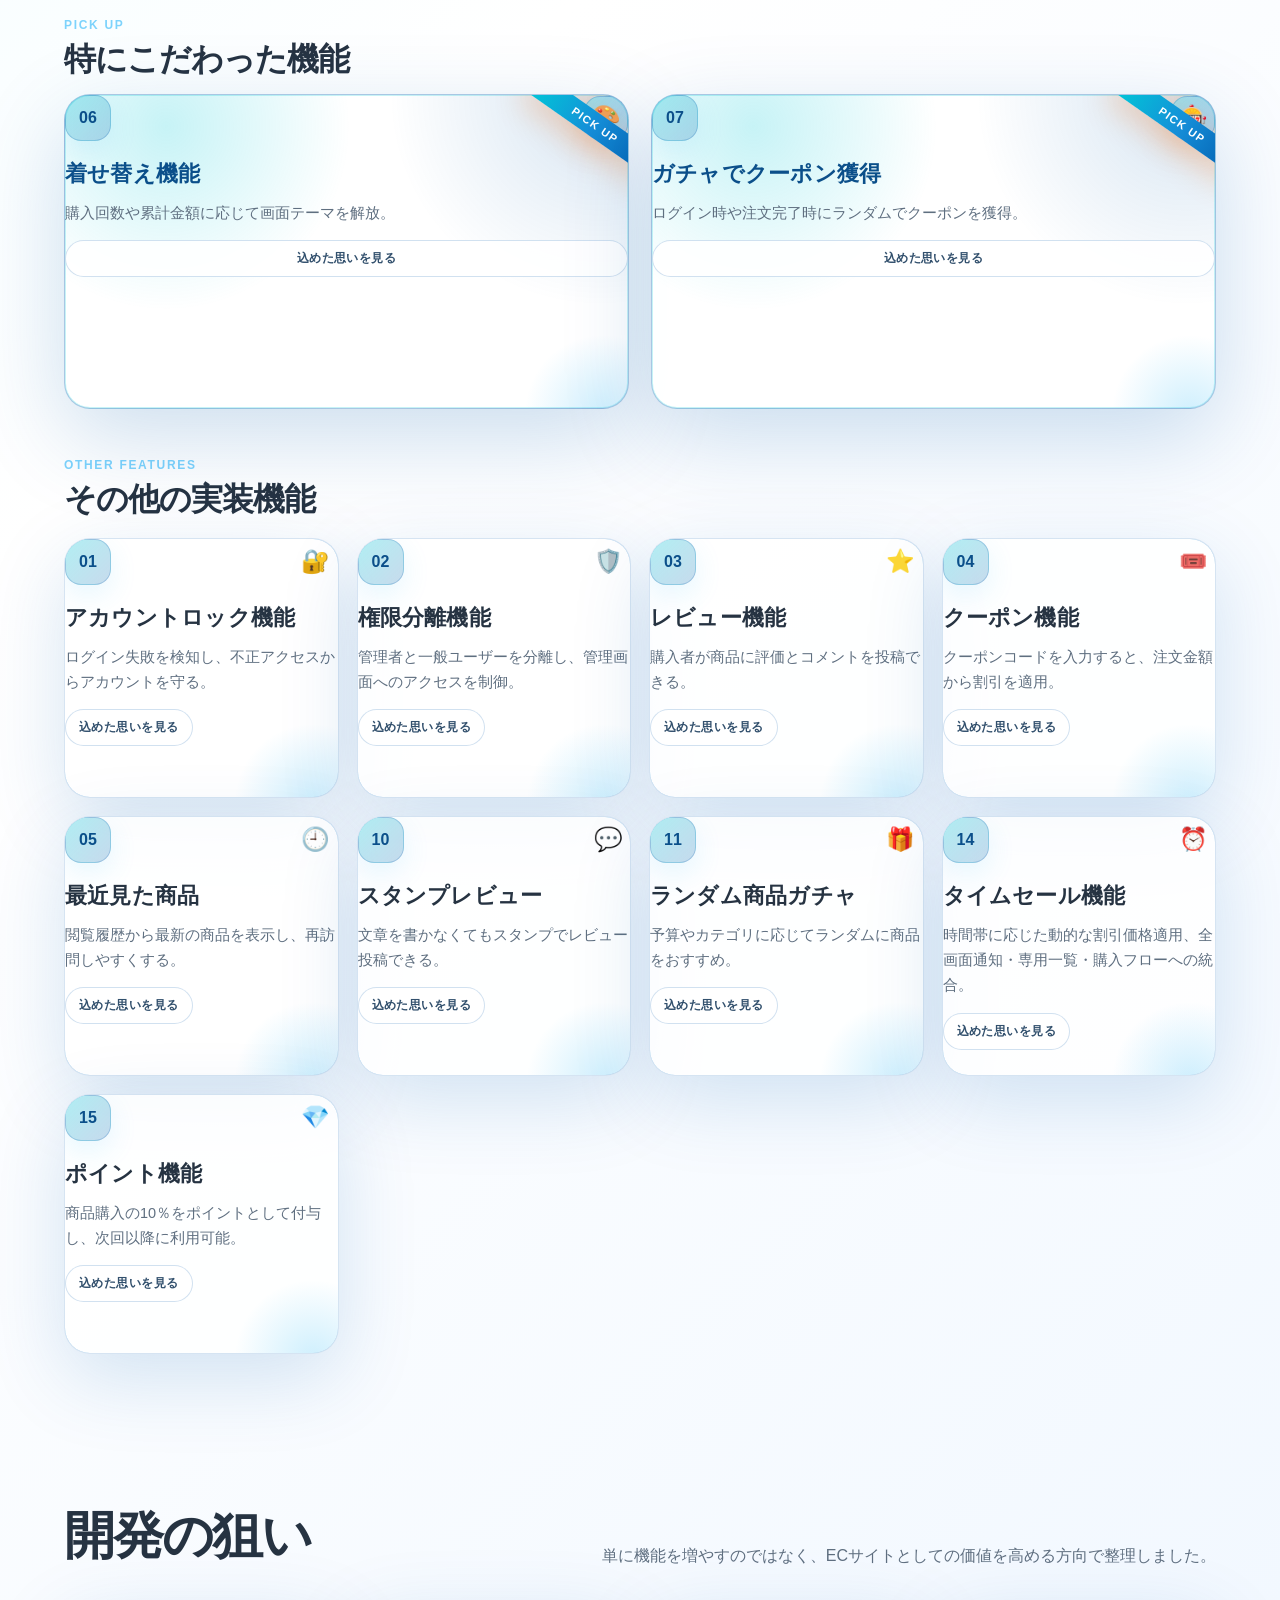
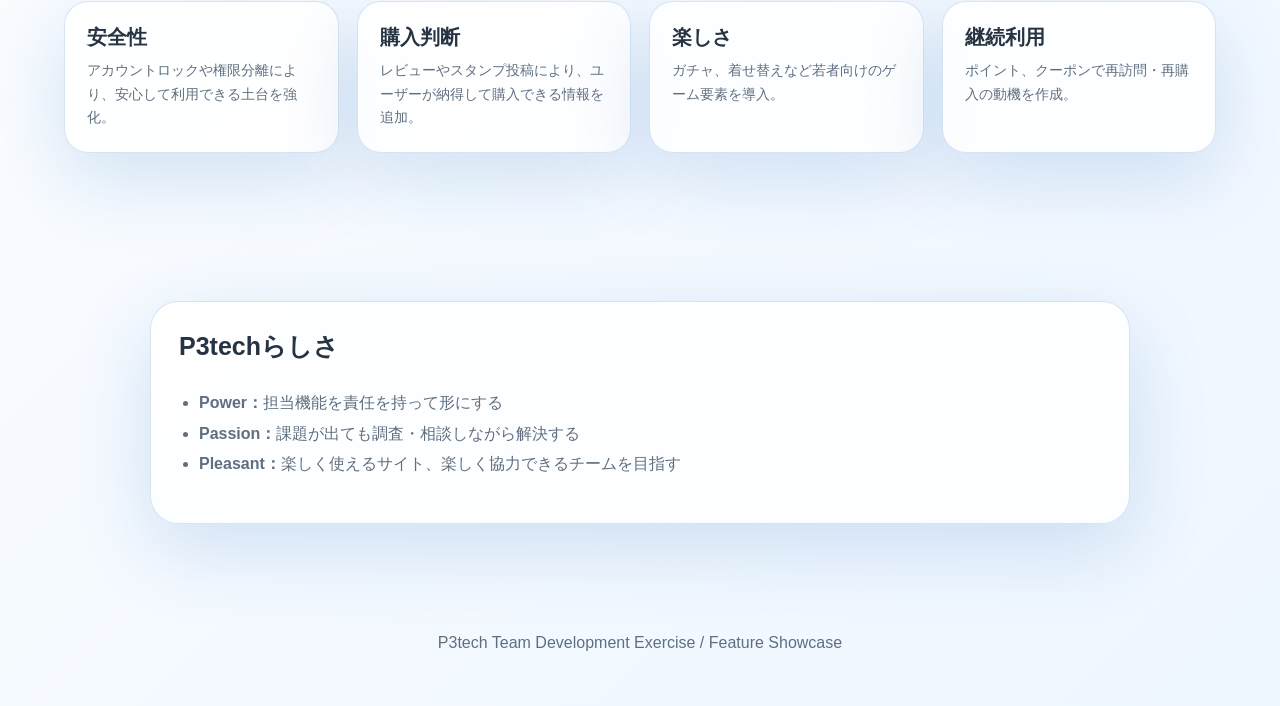
<file: public/index.html>
<!DOCTYPE html>
<html lang="ja">
<head>
  <meta charset="UTF-8" />
  <meta name="viewport" content="width=device-width, initial-scale=1.0" />
  <title>P3tech 機能紹介サイト</title>
  <style>
    :root {
      --bg: #0f172a;
      --panel: rgba(255, 255, 255, 0.08);
      --panel-strong: rgba(255, 255, 255, 0.14);
      --text: #f8fafc;
      --muted: #cbd5e1;
      --accent: #38bdf8;
      --accent2: #f97316;
      --accent3: #ef4444;
      --success: #22c55e;
      --warning: #f59e0b;
      --shadow: 0 24px 80px rgba(0, 0, 0, 0.35);
    }

    * { box-sizing: border-box; }

    html { scroll-behavior: smooth; }

    body {
      margin: 0;
      font-family: "Segoe UI", "Hiragino Kaku Gothic ProN", "Yu Gothic", sans-serif;
      color: var(--text);
      background:
        radial-gradient(circle at 20% 20%, rgba(56, 189, 248, 0.25), transparent 28%),
        radial-gradient(circle at 80% 10%, rgba(249, 115, 22, 0.22), transparent 24%),
        radial-gradient(circle at 50% 85%, rgba(168, 85, 247, 0.18), transparent 30%),
        linear-gradient(135deg, #020617 0%, #0f172a 48%, #111827 100%);
      min-height: 100vh;
    }

    a { color: inherit; }

    .hero {
      position: relative;
      min-height: 92vh;
      padding: 48px clamp(20px, 5vw, 80px);
      display: grid;
      grid-template-columns: 1.08fr 0.92fr;
      gap: 48px;
      align-items: center;
      overflow: hidden;
    }

    .hero::before {
      content: "";
      position: absolute;
      width: 520px;
      height: 520px;
      right: -160px;
      top: 80px;
      border-radius: 50%;
      border: 1px solid rgba(255, 255, 255, 0.12);
      box-shadow: inset 0 0 120px rgba(56, 189, 248, 0.12);
    }

    .badge {
      display: inline-flex;
      align-items: center;
      gap: 10px;
      padding: 9px 14px;
      border: 1px solid rgba(255,255,255,0.18);
      background: rgba(255,255,255,0.08);
      border-radius: 999px;
      color: var(--muted);
      backdrop-filter: blur(10px);
      font-size: 14px;
      letter-spacing: 0.04em;
    }

    .badge-dot {
      width: 9px;
      height: 9px;
      border-radius: 50%;
      background: linear-gradient(135deg, var(--accent3), var(--accent2), var(--accent));
      box-shadow: 0 0 20px rgba(56, 189, 248, 0.8);
    }

    h1 {
      font-size: clamp(42px, 7vw, 92px);
      line-height: 0.96;
      margin: 26px 0 20px;
      letter-spacing: -0.07em;
    }

    .gradient-text {
      background: linear-gradient(100deg, #ef4444, #f97316, #38bdf8);
      -webkit-background-clip: text;
      background-clip: text;
      color: transparent;
    }

    .lead {
      max-width: 740px;
      color: var(--muted);
      font-size: clamp(17px, 2.2vw, 22px);
      line-height: 1.9;
      margin-bottom: 30px;
    }

    .hero-actions {
      display: flex;
      gap: 14px;
      flex-wrap: wrap;
    }

    .btn {
      display: inline-flex;
      align-items: center;
      justify-content: center;
      padding: 13px 18px;
      border-radius: 14px;
      text-decoration: none;
      font-weight: 800;
      border: 1px solid rgba(255,255,255,0.18);
      background: rgba(255,255,255,0.08);
      transition: 0.25s ease;
    }

    .btn.primary {
      background: linear-gradient(135deg, #ef4444, #f97316, #38bdf8);
      border: 0;
      color: white;
      box-shadow: 0 16px 40px rgba(56, 189, 248, 0.22);
    }

    .btn:hover { transform: translateY(-3px); }

    .hero-card {
      position: relative;
      z-index: 1;
      padding: 30px;
      border-radius: 32px;
      background: linear-gradient(160deg, rgba(255,255,255,0.16), rgba(255,255,255,0.06));
      border: 1px solid rgba(255,255,255,0.18);
      box-shadow: var(--shadow);
      backdrop-filter: blur(18px);
    }

    .score-grid {
      display: grid;
      grid-template-columns: repeat(2, 1fr);
      gap: 16px;
      margin-top: 20px;
    }

    .score {
      padding: 20px;
      border-radius: 22px;
      background: rgba(15, 23, 42, 0.55);
      border: 1px solid rgba(255,255,255,0.12);
    }

    .score strong {
      display: block;
      font-size: 38px;
      line-height: 1;
      margin-bottom: 8px;
    }

    .score span { color: var(--muted); font-size: 14px; }

    .slogan {
      margin-top: 18px;
      display: grid;
      grid-template-columns: repeat(3, 1fr);
      gap: 12px;
    }

    .slogan div {
      padding: 16px;
      border-radius: 18px;
      background: rgba(255,255,255,0.08);
      border: 1px solid rgba(255,255,255,0.12);
    }

    .slogan b { display: block; font-size: 18px; margin-bottom: 5px; }
    .slogan small { color: var(--muted); }

    section {
      padding: 74px clamp(20px, 5vw, 80px);
    }

    .section-title {
      display: flex;
      align-items: end;
      justify-content: space-between;
      gap: 20px;
      margin-bottom: 30px;
    }

    h2 {
      font-size: clamp(30px, 4vw, 52px);
      margin: 0;
      letter-spacing: -0.04em;
    }

    .section-title p {
      max-width: 660px;
      margin: 0;
      color: var(--muted);
      line-height: 1.8;
    }

    .filter-note {
      color: var(--muted);
      font-size: 14px;
      margin-bottom: 24px;
    }

    .feature-grid {
      display: grid;
      grid-template-columns: repeat(4, minmax(0, 1fr));
      gap: 18px;
    }

    .feature-card {
      position: relative;
      min-height: 260px;
      border-radius: 26px;
      background: linear-gradient(180deg, rgba(255,255,255,0.10), rgba(255,255,255,0.055));
      border: 1px solid rgba(255,255,255,0.12);
      box-shadow: 0 16px 50px rgba(0,0,0,0.18);
      overflow: hidden;
      transition: 0.25s ease;
    }

    .feature-card::after {
      content: "";
      position: absolute;
      inset: auto -60px -90px auto;
      width: 170px;
      height: 170px;
      border-radius: 50%;
      background: radial-gradient(circle, rgba(56,189,248,0.24), transparent 65%);
      pointer-events: none;
    }

    .feature-card:hover {
      transform: translateY(-6px);
      background: var(--panel-strong);
      border-color: rgba(255,255,255,0.28);
    }

    .feature-card details {
      min-height: 260px;
      height: 100%;
    }

    .feature-card summary {
      list-style: none;
      cursor: pointer;
      padding: 22px;
      min-height: 260px;
      display: flex;
      flex-direction: column;
      position: relative;
      z-index: 1;
    }

    .feature-card summary::-webkit-details-marker { display: none; }

    .feature-head {
      display: flex;
      align-items: center;
      justify-content: flex-start;
      gap: 12px;
      margin-bottom: 18px;
    }

    .issue-no {
      width: 46px;
      height: 46px;
      display: grid;
      place-items: center;
      border-radius: 16px;
      font-weight: 900;
      background: linear-gradient(135deg, rgba(239,68,68,0.28), rgba(249,115,22,0.24), rgba(56,189,248,0.22));
      border: 1px solid rgba(255,255,255,0.18);
      box-shadow: 0 10px 28px rgba(56,189,248,0.12);
    }

    .status {
      padding: 7px 10px;
      border-radius: 999px;
      font-size: 12px;
      font-weight: 800;
      letter-spacing: 0.05em;
      white-space: nowrap;
    }

    .done { background: rgba(34, 197, 94, 0.15); color: #86efac; border: 1px solid rgba(34,197,94,0.35); }
    .merge { background: rgba(245, 158, 11, 0.15); color: #fcd34d; border: 1px solid rgba(245,158,11,0.35); }

    .category {
      display: inline-flex;
      width: fit-content;
      margin-bottom: 12px;
      padding: 6px 10px;
      border-radius: 999px;
      color: #bfdbfe;
      background: rgba(59,130,246,0.14);
      border: 1px solid rgba(147,197,253,0.18);
      font-size: 12px;
      font-weight: 800;
    }

    .feature-card h3 {
      margin: 0 0 12px;
      font-size: 22px;
      line-height: 1.35;
    }

    .feature-card p {
      color: var(--muted);
      line-height: 1.75;
      margin: 0;
      font-size: 14.5px;
    }

    .click-hint {
      margin-top: auto;
      padding-top: 18px;
      color: #7dd3fc;
      font-size: 13px;
      font-weight: 800;
    }

    .feature-detail {
      position: relative;
      z-index: 2;
      margin: 0 22px 22px;
      padding: 18px;
      border-radius: 20px;
      background: rgba(2, 6, 23, 0.48);
      border: 1px solid rgba(255,255,255,0.12);
      animation: fadeIn 0.25s ease;
    }

    .feature-detail b {
      display: block;
      color: #f8fafc;
      margin-bottom: 8px;
      font-size: 15px;
    }

    .feature-detail p {
      font-size: 14px;
    }

    @keyframes fadeIn {
      from { opacity: 0; transform: translateY(-6px); }
      to { opacity: 1; transform: translateY(0); }
    }

    .highlight {
      background: linear-gradient(160deg, rgba(56,189,248,0.18), rgba(249,115,22,0.13));
      border-color: rgba(56,189,248,0.35);
    }

    .timeline {
      display: grid;
      grid-template-columns: repeat(4, 1fr);
      gap: 18px;
      margin-top: 28px;
    }

    .timeline-card {
      padding: 22px;
      border-radius: 24px;
      background: rgba(255,255,255,0.08);
      border: 1px solid rgba(255,255,255,0.12);
    }

    .timeline-card b { display: block; font-size: 20px; margin-bottom: 8px; }
    .timeline-card p { margin: 0; color: var(--muted); line-height: 1.7; font-size: 14px; }

    .summary-panel {
      display: grid;
      grid-template-columns: 1fr 1fr;
      gap: 22px;
      align-items: stretch;
    }

    .panel {
      padding: 28px;
      border-radius: 28px;
      background: rgba(255,255,255,0.09);
      border: 1px solid rgba(255,255,255,0.14);
      box-shadow: var(--shadow);
    }

    .panel h3 { margin-top: 0; font-size: 25px; }
    .panel ul { padding-left: 20px; color: var(--muted); line-height: 1.9; }

    footer {
      padding: 36px clamp(20px, 5vw, 80px) 54px;
      color: var(--muted);
      text-align: center;
    }

    @media (max-width: 1180px) {
      .feature-grid { grid-template-columns: repeat(3, minmax(0, 1fr)); }
    }

    @media (max-width: 980px) {
      .hero, .summary-panel { grid-template-columns: 1fr; }
      .feature-grid { grid-template-columns: repeat(2, minmax(0, 1fr)); }
      .timeline { grid-template-columns: repeat(2, 1fr); }
    }

    @media (max-width: 640px) {
      .feature-grid, .timeline, .score-grid, .slogan { grid-template-columns: 1fr; }
      .section-title { display: block; }
      .hero { padding-top: 32px; }
    }

    /* ===== Enhanced presentation design ===== */
    .team-mark {
      display: inline-flex;
      align-items: center;
      gap: 14px;
      margin: 20px 0 8px;
      padding: 12px 18px;
      border-radius: 999px;
      background: linear-gradient(90deg, rgba(239,68,68,.22), rgba(249,115,22,.20), rgba(56,189,248,.20));
      border: 1px solid rgba(255,255,255,.18);
      box-shadow: 0 18px 60px rgba(56,189,248,.12);
      backdrop-filter: blur(14px);
      width: fit-content;
    }

    .team-mark .logo-dot {
      width: 34px;
      height: 34px;
      border-radius: 12px;
      display: grid;
      place-items: center;
      font-weight: 900;
      color: white;
      background: conic-gradient(from 180deg, #ef4444, #f97316, #38bdf8, #ef4444);
      box-shadow: 0 0 30px rgba(56,189,248,.35);
    }

    .team-mark strong {
      font-size: 18px;
      letter-spacing: .08em;
    }

    .hero h1 .team-name {
      display: block;
      font-size: clamp(70px, 13vw, 152px);
      line-height: .82;
      letter-spacing: -.08em;
      margin: 16px 0 18px;
      background: linear-gradient(90deg, #fca5a5, #fdba74, #7dd3fc);
      -webkit-background-clip: text;
      background-clip: text;
      color: transparent;
      text-shadow: 0 20px 80px rgba(56,189,248,.20);
    }

    .hero-card {
      position: relative;
      overflow: hidden;
    }

    .hero-card::after {
      content: "P3";
      position: absolute;
      right: -14px;
      bottom: -40px;
      font-size: 148px;
      font-weight: 900;
      color: rgba(255,255,255,.05);
      letter-spacing: -.08em;
      pointer-events: none;
    }

    .slogan-section {
      padding: 20px clamp(20px, 5vw, 80px) 72px;
      margin-top: -34px;
      position: relative;
      z-index: 2;
    }

    .slogan-board {
      max-width: 1180px;
      margin: 0 auto;
      padding: 28px;
      border-radius: 28px;
      border: 1px solid rgba(255,255,255,.16);
      background: linear-gradient(135deg, rgba(255,255,255,.11), rgba(255,255,255,.05));
      box-shadow: var(--shadow);
      backdrop-filter: blur(18px);
    }

    .slogan-board-head {
      display: flex;
      justify-content: space-between;
      gap: 18px;
      align-items: end;
      margin-bottom: 18px;
    }

    .slogan-board h2 {
      margin: 0;
      font-size: clamp(26px, 3.4vw, 42px);
    }

    .slogan-board p {
      margin: 6px 0 0;
      color: var(--muted);
    }

    .p3-grid {
      display: grid;
      grid-template-columns: repeat(3, minmax(0, 1fr));
      gap: 16px;
    }

    .p3-card {
      position: relative;
      padding: 24px;
      border-radius: 22px;
      background: rgba(2,6,23,.48);
      border: 1px solid rgba(255,255,255,.13);
      overflow: hidden;
      min-height: 170px;
    }

    .p3-card::before {
      content: "";
      position: absolute;
      inset: 0;
      opacity: .16;
      background: radial-gradient(circle at 25% 20%, var(--p3-color), transparent 45%);
      pointer-events: none;
    }

    .p3-label {
      position: relative;
      display: inline-flex;
      align-items: center;
      gap: 10px;
      font-weight: 900;
      font-size: 24px;
    }

    .p3-label span {
      width: 12px;
      height: 12px;
      border-radius: 50%;
      background: var(--p3-color);
      box-shadow: 0 0 22px var(--p3-color);
    }

    .p3-card small {
      position: relative;
      display: block;
      color: var(--muted);
      margin-top: 10px;
      line-height: 1.8;
      font-size: 14px;
    }

    .feature-card {
      position: relative;
      overflow: hidden;
    }

    .feature-card::before {
      content: "";
      position: absolute;
      inset: -1px;
      border-radius: inherit;
      padding: 1px;
      background: linear-gradient(135deg, rgba(255,255,255,.25), rgba(56,189,248,.18), rgba(249,115,22,.16));
      -webkit-mask: linear-gradient(#000 0 0) content-box, linear-gradient(#000 0 0);
      -webkit-mask-composite: xor;
      mask-composite: exclude;
      pointer-events: none;
    }

    .feature-head {
      display: flex;
      align-items: center;
      justify-content: space-between;
    }

    .feature-icon {
      width: 44px;
      height: 44px;
      border-radius: 16px;
      display: grid;
      place-items: center;
      font-size: 23px;
      background: rgba(255,255,255,.10);
      border: 1px solid rgba(255,255,255,.12);
      box-shadow: inset 0 0 28px rgba(255,255,255,.05);
    }

    .issue-no {
      background: linear-gradient(135deg, rgba(56,189,248,.26), rgba(249,115,22,.20));
      border: 1px solid rgba(255,255,255,.16);
    }

    .feature-card h3 {
      letter-spacing: .01em;
    }

    .feature-detail {
      background: rgba(2,6,23,.38);
      border-left: 3px solid rgba(56,189,248,.8);
    }

    .summary-panel.single {
      grid-template-columns: 1fr;
      max-width: 980px;
      margin-left: auto;
      margin-right: auto;
    }

    @media (max-width: 980px) {
      .p3-grid { grid-template-columns: 1fr; }
      .slogan-board-head { display: block; }
    }


    .launch-card {
      position: relative;
      min-height: 420px;
      display: flex;
      flex-direction: column;
      justify-content: center;
      gap: 22px;
      overflow: hidden;
      background:
        radial-gradient(circle at 25% 20%, rgba(56,189,248,.30), transparent 34%),
        radial-gradient(circle at 84% 22%, rgba(249,115,22,.24), transparent 34%),
        linear-gradient(145deg, rgba(15,23,42,.82), rgba(2,6,23,.70));
    }

    .launch-card::before {
      content: "";
      position: absolute;
      inset: -2px;
      background:
        linear-gradient(120deg, transparent, rgba(255,255,255,.16), transparent);
      transform: translateX(-70%) rotate(12deg);
      animation: shineMove 5s ease-in-out infinite;
      pointer-events: none;
    }

    @keyframes shineMove {
      0%, 45% { transform: translateX(-80%) rotate(12deg); opacity: 0; }
      55% { opacity: 1; }
      100% { transform: translateX(80%) rotate(12deg); opacity: 0; }
    }

    .launch-eyebrow {
      position: relative;
      display: inline-flex;
      width: fit-content;
      align-items: center;
      gap: 10px;
      padding: 9px 14px;
      border-radius: 999px;
      background: rgba(255,255,255,.10);
      border: 1px solid rgba(255,255,255,.16);
      color: rgba(255,255,255,.86);
      font-size: 13px;
      font-weight: 800;
      letter-spacing: .08em;
    }

    .launch-title {
      position: relative;
      margin: 0;
      font-size: clamp(30px, 4vw, 48px);
      line-height: 1.15;
      letter-spacing: -.04em;
    }

    .launch-title span {
      background: linear-gradient(90deg, #fca5a5, #fdba74, #7dd3fc);
      -webkit-background-clip: text;
      background-clip: text;
      color: transparent;
    }

    .launch-text {
      position: relative;
      margin: 0;
      color: rgba(226,232,240,.78);
      line-height: 1.9;
      max-width: 520px;
    }

    .site-link {
      position: relative;
      display: inline-flex;
      align-items: center;
      justify-content: center;
      gap: 12px;
      width: fit-content;
      padding: 16px 24px;
      border-radius: 18px;
      text-decoration: none;
      color: #08111f;
      font-weight: 900;
      background: linear-gradient(90deg, #fca5a5, #fdba74, #7dd3fc);
      box-shadow: 0 18px 48px rgba(56,189,248,.22), 0 10px 28px rgba(249,115,22,.18);
      transition: transform .2s ease, box-shadow .2s ease;
    }

    .site-link:hover {
      transform: translateY(-4px) scale(1.02);
      box-shadow: 0 26px 70px rgba(56,189,248,.30), 0 16px 38px rgba(249,115,22,.22);
    }

    .mini-url {
      position: relative;
      color: rgba(226,232,240,.58);
      font-size: 13px;
      word-break: break-all;
    }

    .launch-orbit {
      position: absolute;
      right: -44px;
      bottom: -44px;
      width: 220px;
      height: 220px;
      border-radius: 50%;
      border: 1px solid rgba(255,255,255,.12);
      box-shadow: inset 0 0 60px rgba(56,189,248,.12);
    }

    .launch-orbit::before,
    .launch-orbit::after {
      content: "";
      position: absolute;
      border-radius: 50%;
      background: rgba(255,255,255,.16);
    }

    .launch-orbit::before {
      width: 22px;
      height: 22px;
      left: 26px;
      top: 42px;
      box-shadow: 0 0 28px rgba(125,211,252,.7);
    }

    .launch-orbit::after {
      width: 12px;
      height: 12px;
      right: 56px;
      bottom: 36px;
      box-shadow: 0 0 24px rgba(253,186,116,.8);
    }


    .feature-card.highlight-work {
      box-shadow:
        0 24px 70px rgba(249,115,22,.22),
        0 0 0 1px rgba(253,186,116,.30) inset;
      transform: translateY(-2px);
    }

    .feature-card.highlight-work::after {
      content: "PICK UP";
      position: absolute;
      top: 18px;
      right: 18px;
      padding: 7px 12px;
      border-radius: 999px;
      font-size: 12px;
      font-weight: 900;
      letter-spacing: .08em;
      color: #1f1304;
      background: linear-gradient(90deg, #fca5a5, #fdba74, #fde68a);
      box-shadow: 0 12px 30px rgba(249,115,22,.24);
    }

    .feature-card.highlight-work .feature-icon {
      background: linear-gradient(135deg, rgba(249,115,22,.32), rgba(56,189,248,.20));
      box-shadow: 0 0 34px rgba(249,115,22,.22), inset 0 0 28px rgba(255,255,255,.06);
    }


    /* ===== Final card behavior and pickup highlight ===== */
    .feature-card {
      position: relative;
    }

    .feature-detail {
      display: none !important;
      margin-top: 16px;
    }

    .feature-card.active .feature-detail {
      display: block !important;
    }

    .detail-toggle {
      margin-top: 14px;
      padding: 9px 13px;
      border: 1px solid rgba(255,255,255,.16);
      border-radius: 999px;
      background: rgba(255,255,255,.08);
      color: rgba(226,232,240,.86);
      font-weight: 800;
      font-size: 12px;
      letter-spacing: .04em;
      cursor: pointer;
      pointer-events: none;
    }

    .feature-card.active .detail-toggle {
      background: rgba(56,189,248,.18);
      color: #e0f2fe;
    }

    .featured-card {
      grid-column: span 1;
      border: 1px solid rgba(253,186,116,.55) !important;
      box-shadow:
        0 28px 90px rgba(249,115,22,.26),
        0 0 0 1px rgba(253,186,116,.28) inset,
        0 0 48px rgba(56,189,248,.12) inset !important;
      background:
        radial-gradient(circle at 18% 10%, rgba(253,186,116,.28), transparent 34%),
        radial-gradient(circle at 95% 0%, rgba(56,189,248,.20), transparent 34%),
        rgba(15,23,42,.68) !important;
      transform: translateY(-4px);
    }

    .featured-card::before {
      background: linear-gradient(135deg, rgba(253,186,116,.70), rgba(248,113,113,.42), rgba(56,189,248,.35)) !important;
    }

    .featured-card h3 {
      color: #fff7ed;
      text-shadow: 0 0 26px rgba(253,186,116,.18);
    }

    .featured-card .feature-icon {
      background: linear-gradient(135deg, rgba(249,115,22,.50), rgba(56,189,248,.28)) !important;
      border-color: rgba(253,186,116,.42) !important;
      box-shadow: 0 0 34px rgba(249,115,22,.35), inset 0 0 28px rgba(255,255,255,.08) !important;
    }

    .featured-card .issue-no {
      background: linear-gradient(135deg, rgba(249,115,22,.50), rgba(248,113,113,.38)) !important;
      border-color: rgba(253,186,116,.50) !important;
      color: #fff7ed;
    }

    .featured-ribbon {
      position: absolute;
      top: 18px;
      right: -42px;
      width: 150px;
      text-align: center;
      transform: rotate(35deg);
      padding: 6px 0;
      font-size: 11px;
      font-weight: 900;
      letter-spacing: .12em;
      color: #1f1304;
      background: linear-gradient(90deg, #fca5a5, #fdba74, #fde68a);
      box-shadow: 0 10px 30px rgba(249,115,22,.30);
      z-index: 3;
    }

    @media (min-width: 980px) {
      .featured-card {
        grid-column: span 2;
      }
    }


    /* ===== Pickup section layout ===== */
    .pickup-title,
    .normal-title {
      margin: 36px 0 16px;
    }

    .pickup-title span,
    .normal-title span {
      display: inline-block;
      font-size: 12px;
      font-weight: 900;
      letter-spacing: .14em;
      text-transform: uppercase;
      color: #7dd3fc;
      margin-bottom: 6px;
    }

    .pickup-title h3,
    .normal-title h3 {
      margin: 0;
      font-size: clamp(22px, 2.6vw, 32px);
      letter-spacing: -.03em;
    }

    .pickup-grid {
      display: grid;
      grid-template-columns: repeat(2, minmax(0, 1fr));
      gap: 22px;
      margin-bottom: 42px;
    }

    .pickup-grid .featured-card {
      grid-column: auto !important;
      min-height: 315px;
      display: flex;
      flex-direction: column;
    }

    .normal-grid {
      margin-top: 0;
    }

    @media (max-width: 860px) {
      .pickup-grid {
        grid-template-columns: 1fr;
      }
    }


    /* ===== PowerPoint blue-white color adjustment ===== */
    :root {
      --bg: #f7fbff;
      --panel: rgba(255, 255, 255, 0.78);
      --panel-strong: rgba(255, 255, 255, 0.92);
      --text: #263342;
      --muted: #5f6f80;
      --accent: #00c8d7;
      --accent2: #168ed8;
      --accent3: #005bac;
      --success: #0ea5e9;
      --warning: #0284c7;
      --shadow: 0 24px 80px rgba(0, 91, 172, 0.16);
    }

    body {
      color: var(--text);
      background:
        radial-gradient(circle at 15% 12%, rgba(0, 200, 215, 0.28), transparent 26%),
        radial-gradient(circle at 88% 8%, rgba(0, 91, 172, 0.22), transparent 25%),
        linear-gradient(135deg, #e9fbff 0%, #ffffff 42%, #eef6ff 100%);
    }

    .hero::before {
      border-color: rgba(0, 91, 172, 0.18);
      box-shadow: inset 0 0 120px rgba(0, 200, 215, 0.16);
    }

    .hero-card,
    .slogan-board,
    .feature-card,
    .panel,
    .timeline-card,
    .p3-card {
      background: rgba(255,255,255,0.82) !important;
      border-color: rgba(0,91,172,0.16) !important;
      box-shadow: var(--shadow);
    }

    .gradient-text,
    .hero h1 .team-name,
    .launch-title span {
      background: linear-gradient(90deg, #00c8d7, #168ed8, #005bac);
      -webkit-background-clip: text;
      background-clip: text;
      color: transparent;
    }

    .btn.primary,
    .site-link,
    .team-mark .logo-dot,
    .featured-ribbon {
      background: linear-gradient(90deg, #00c8d7, #168ed8, #005bac) !important;
      color: #ffffff !important;
    }

    .badge,
    .launch-eyebrow,
    .detail-toggle {
      background: rgba(255,255,255,0.86);
      border-color: rgba(0,91,172,0.18);
      color: #32506d;
    }

    .badge-dot {
      background: linear-gradient(135deg, #00c8d7, #168ed8, #005bac);
      box-shadow: 0 0 20px rgba(0, 200, 215, 0.55);
    }

    .team-mark {
      background: linear-gradient(90deg, rgba(0,200,215,.18), rgba(22,142,216,.16), rgba(0,91,172,.15));
      border-color: rgba(0,91,172,.18);
    }

    .feature-detail {
      background: rgba(239, 248, 255, 0.86) !important;
      border-left-color: #168ed8 !important;
      color: #3b4b5d;
    }

    .featured-card {
      border-color: rgba(0,91,172,.34) !important;
      box-shadow:
        0 28px 90px rgba(0,91,172,.20),
        0 0 0 1px rgba(0,200,215,.22) inset !important;
      background:
        radial-gradient(circle at 18% 10%, rgba(0,200,215,.22), transparent 34%),
        radial-gradient(circle at 95% 0%, rgba(0,91,172,.16), transparent 34%),
        rgba(255,255,255,.92) !important;
    }

    .featured-card h3 {
      color: #0b4f8a;
      text-shadow: none;
    }

    .featured-card .feature-icon,
    .featured-card .issue-no,
    .issue-no {
      background: linear-gradient(135deg, rgba(0,200,215,.30), rgba(0,91,172,.22)) !important;
      border-color: rgba(0,91,172,.22) !important;
      color: #0b4f8a !important;
    }

    .feature-card::before,
    .featured-card::before {
      background: linear-gradient(135deg, rgba(0,200,215,.55), rgba(22,142,216,.36), rgba(0,91,172,.28)) !important;
    }

    .p3-card::before {
      opacity: .10;
    }

    .p3-card small,
    .lead,
    .section-title p,
    .filter-note,
    .timeline-card p,
    .panel ul,
    .mini-url {
      color: var(--muted) !important;
    }

    .launch-orbit {
      border-color: rgba(0,91,172,.16);
      box-shadow: inset 0 0 60px rgba(0,200,215,.16);
    }

    .launch-orbit::before {
      box-shadow: 0 0 28px rgba(0,200,215,.65);
    }

    .launch-orbit::after {
      box-shadow: 0 0 24px rgba(0,91,172,.55);
    }

  </style>
<script>
      function toggleCard(card) {
        card.classList.toggle('active');
      }
    </script>
</head>
<body>
  <header class="hero">
    <div>
      <div class="badge"><span class="badge-dot"></span>Team Development Showcase</div>
      <div class="team-mark"><span class="logo-dot">P3</span><strong>P3tech</strong><span>Power / Passion / Pleasant</span></div>
      <h1><span class="team-name">P3tech</span>若者向けECサイトを<br><span class="gradient-text">もっと楽しく、便利に。</span></h1>
      <p class="lead">
        第一フェーズの基本機能を土台に、セキュリティ・購入体験・ゲーム性・継続利用を高める追加機能を実装しました。
        機能ごとに「なぜ必要か」「誰にどんな価値を届けるか」を考えながら、チームで形にしました。
      </p>
      <div class="hero-actions">
        <a class="btn primary" href="#features">機能カードを見る</a>
        <a class="btn" href="#summary">まとめを見る</a>
      </div>
    </div>

    <div class="hero-card launch-card">
      <div class="launch-eyebrow">LIVE DEMO</div>
      <h2 class="launch-title">作成したECサイトを<br><span>実際に開く</span></h2>
      <a class="site-link" href="http://localhost:55000/shared_shop/" target="_blank" rel="noopener">
        サイトを開く →
      </a>
      <div class="mini-url">http://localhost:55000/shared_shop/</div>
      <div class="launch-orbit"></div>
    </div>
  </div>
  </header>

  <section class="slogan-section" aria-label="P3tech team slogan">
    <div class="slogan-board">
      <div class="slogan-board-head">
        <div>
          <h2>P3techのチームスローガン</h2>
          <p>チーム名に込めた3つの姿勢を、機能づくりとチーム運営の軸にしました。</p>
        </div>
        <div class="badge"><span class="badge-dot"></span>Power × Passion × Pleasant</div>
      </div>
      <div class="p3-grid">
        <div class="p3-card" style="--p3-color:#ef4444;">
          <div class="p3-label"><span></span>Power</div>
          <small>一人ひとりが担当機能に責任を持ち、チームの力として成果につなげる。</small>
        </div>
        <div class="p3-card" style="--p3-color:#f97316;">
          <div class="p3-label"><span></span>Passion</div>
          <small>分からない部分も諦めずに調査・相談し、最後まで挑戦し続ける。</small>
        </div>
        <div class="p3-card" style="--p3-color:#38bdf8;">
          <div class="p3-label"><span></span>Pleasant</div>
          <small>相談しやすく、意見を出しやすい雰囲気を作り、楽しさも大切にする。</small>
        </div>
      </div>
    </div>
  </section>

  <main>

    <section id="features">
      <div class="section-title">
        <h2>実装機能紹介</h2>
        <p>P3techとして実装した追加機能を、目的別に見やすく整理しました。カードを押すと機能に込めた思いが開きます。</p>
      </div>
      <p class="filter-note">カードをクリックすると、狙い・利用者への価値・チームとしての工夫を確認できます。</p>

      <div class="pickup-title">
        <span>Pick Up</span>
        <h3>特にこだわった機能</h3>
      </div>
      <div class="pickup-grid">

        <article class="feature-card featured-card" onclick="toggleCard(this)">
          <div class="featured-ribbon">PICK UP</div>
          <div class="feature-head">
            <span class="issue-no">06</span>
            <span class="feature-icon">🎨</span>
          </div>
          <h3>着せ替え機能</h3>
          <p>購入回数や累計金額に応じて画面テーマを解放。</p>
          <button class="detail-toggle" type="button" tabindex="-1">込めた思いを見る</button>
          <div class="feature-detail">
            <b>機能に込めた思い</b>
            <span>ECサイトを単に商品を購入する場にとどめず、利用を重ねるほど楽しさが広がる体験にすることを目的として実装しました。購入回数や累計金額に応じてテーマを解放することで、継続利用への動機付けにつなげています。</span>
          </div>
        </article>

        <article class="feature-card featured-card" onclick="toggleCard(this)">
          <div class="featured-ribbon">PICK UP</div>
          <div class="feature-head">
            <span class="issue-no">07</span>
            <span class="feature-icon">🎰</span>
          </div>
          <h3>ガチャでクーポン獲得</h3>
          <p>ログイン時や注文完了時にランダムでクーポンを獲得。</p>
          <button class="detail-toggle" type="button" tabindex="-1">込めた思いを見る</button>
          <div class="feature-detail">
            <b>機能に込めた思い</b>
            <span>ゲーム要素を取り入れ、再訪問や次回購入のきっかけを作ることを目的として実装しました。ランダムでクーポンを獲得できる仕組みにより、継続的な利用を促進する体験を目指しています。</span>
          </div>
        </article>
      </div>

      <div class="normal-title">
        <span>Other Features</span>
        <h3>その他の実装機能</h3>
      </div>
      <div class="feature-grid normal-grid">

        <article class="feature-card" onclick="toggleCard(this)">
          
          <div class="feature-head">
            <span class="issue-no">01</span>
            <span class="feature-icon">🔐</span>
          </div>
          <h3>アカウントロック機能</h3>
          <p>ログイン失敗を検知し、不正アクセスからアカウントを守る。</p>
          <button class="detail-toggle" type="button" tabindex="-1">込めた思いを見る</button>
          <div class="feature-detail">
            <b>機能に込めた思い</b>
            <span>セキュリティ面の安心感を高めるために実装しました。5回連続でログインに失敗した場合に一定時間ロックすることで、利用者が安心して使えるECサイトを目指しました。</span>
          </div>
        </article>

        <article class="feature-card" onclick="toggleCard(this)">
          
          <div class="feature-head">
            <span class="issue-no">02</span>
            <span class="feature-icon">🛡️</span>
          </div>
          <h3>権限分離機能</h3>
          <p>管理者と一般ユーザーを分離し、管理画面へのアクセスを制御。</p>
          <button class="detail-toggle" type="button" tabindex="-1">込めた思いを見る</button>
          <div class="feature-detail">
            <b>機能に込めた思い</b>
            <span>管理者と購入者の役割を明確に分けることで、誤操作や不正アクセスを防ぐことを目的にしました。ECサイトとして必要な安全性を意識した機能です。</span>
          </div>
        </article>

        <article class="feature-card" onclick="toggleCard(this)">
          
          <div class="feature-head">
            <span class="issue-no">03</span>
            <span class="feature-icon">⭐</span>
          </div>
          <h3>レビュー機能</h3>
          <p>購入者が商品に評価とコメントを投稿できる。</p>
          <button class="detail-toggle" type="button" tabindex="-1">込めた思いを見る</button>
          <div class="feature-detail">
            <b>機能に込めた思い</b>
            <span>購入を迷っているユーザーが、実際に買った人の感想を参考にできるようにしました。購入者のみレビュー可能にすることで、信頼性のある情報提供を目指しました。</span>
          </div>
        </article>

        <article class="feature-card" onclick="toggleCard(this)">
          
          <div class="feature-head">
            <span class="issue-no">04</span>
            <span class="feature-icon">🎟️</span>
          </div>
          <h3>クーポン機能</h3>
          <p>クーポンコードを入力すると、注文金額から割引を適用。</p>
          <button class="detail-toggle" type="button" tabindex="-1">込めた思いを見る</button>
          <div class="feature-detail">
            <b>機能に込めた思い</b>
            <span>お得感を作り、購入のきっかけにつなげるために実装しました。ECサイトらしい販促機能として、ユーザーの購買意欲を高めることを意識しました。</span>
          </div>
        </article>

        <article class="feature-card" onclick="toggleCard(this)">
          
          <div class="feature-head">
            <span class="issue-no">05</span>
            <span class="feature-icon">🕘</span>
          </div>
          <h3>最近見た商品</h3>
          <p>閲覧履歴から最新の商品を表示し、再訪問しやすくする。</p>
          <button class="detail-toggle" type="button" tabindex="-1">込めた思いを見る</button>
          <div class="feature-detail">
            <b>機能に込めた思い</b>
            <span>一度気になった商品にすぐ戻れるようにすることで、探し直す手間を減らしました。ユーザー目線で使いやすさを高めるための機能です。</span>
          </div>
        </article>

        <article class="feature-card" onclick="toggleCard(this)">
          
          <div class="feature-head">
            <span class="issue-no">10</span>
            <span class="feature-icon">💬</span>
          </div>
          <h3>スタンプレビュー</h3>
          <p>文章を書かなくてもスタンプでレビュー投稿できる。</p>
          <button class="detail-toggle" type="button" tabindex="-1">込めた思いを見る</button>
          <div class="feature-detail">
            <b>機能に込めた思い</b>
            <span>レビュー投稿のハードルを下げるために実装しました。文章を書くのが面倒なユーザーでも、気軽に商品の感想を残せるようにしています。</span>
          </div>
        </article>

        <article class="feature-card" onclick="toggleCard(this)">
          
          <div class="feature-head">
            <span class="issue-no">11</span>
            <span class="feature-icon">🎁</span>
          </div>
          <h3>ランダム商品ガチャ</h3>
          <p>予算やカテゴリに応じてランダムに商品をおすすめ。</p>
          <button class="detail-toggle" type="button" tabindex="-1">込めた思いを見る</button>
          <div class="feature-detail">
            <b>機能に込めた思い</b>
            <span>福袋のような偶然の出会いを作るために実装しました。自分では選ばない商品に出会える楽しさを、ECサイトに取り入れています。</span>
          </div>
        </article>

        <article class="feature-card" onclick="toggleCard(this)">
          
          <div class="feature-head">
            <span class="issue-no">14</span>
            <span class="feature-icon">⏰</span>
          </div>
          <h3>タイムセール機能</h3>
          <p>時間帯に応じた動的な割引価格適用、全画面通知・専用一覧・購入フローへの統合。</p>
          <button class="detail-toggle" type="button" tabindex="-1">込めた思いを見る</button>
          <div class="feature-detail">
            <b>機能に込めた思い</b>
            <span>セールの特別感をサイト全体で感じられるようにした機能です。時間帯に応じて価格が変わる仕組みにより、ユーザーに「今買う楽しさ」を提供し、専用一覧や購入フローへの反映まで含めて、実際のECサイトらしい購買体験を目指しました。</span>
          </div>
        </article>

        <article class="feature-card" onclick="toggleCard(this)">
          
          <div class="feature-head">
            <span class="issue-no">15</span>
            <span class="feature-icon">💎</span>
          </div>
          <h3>ポイント機能</h3>
          <p>商品購入の10％をポイントとして付与し、次回以降に利用可能。</p>
          <button class="detail-toggle" type="button" tabindex="-1">込めた思いを見る</button>
          <div class="feature-detail">
            <b>機能に込めた思い</b>
            <span>継続的な購入を促進するために実装しました。購入するほどポイントが貯まり、次回の買い物で使える仕組みにすることで、ユーザーにまた利用したいと思ってもらうことを目指しました。</span>
          </div>
        </article>
      </div>
    </section>


    <section>
      <div class="section-title">
        <h2>開発の狙い</h2>
        <p>単に機能を増やすのではなく、ECサイトとしての価値を高める方向で整理しました。</p>
      </div>
      <div class="timeline">
        <div class="timeline-card"><b>安全性</b><p>アカウントロックや権限分離により、安心して利用できる土台を強化。</p></div>
        <div class="timeline-card"><b>購入判断</b><p>レビューやスタンプ投稿により、ユーザーが納得して購入できる情報を追加。</p></div>
        <div class="timeline-card"><b>楽しさ</b><p>ガチャ、着せ替えなど若者向けのゲーム要素を導入。</p></div>
        <div class="timeline-card"><b>継続利用</b><p>ポイント、クーポンで再訪問・再購入の動機を作成。</p></div>
      </div>
    </section>

    <section id="summary">
      <div class="summary-panel single">
        <div class="panel">
          <h3>P3techらしさ</h3>
          <ul>
            <li><b>Power：</b>担当機能を責任を持って形にする</li>
            <li><b>Passion：</b>課題が出ても調査・相談しながら解決する</li>
            <li><b>Pleasant：</b>楽しく使えるサイト、楽しく協力できるチームを目指す</li>
          </ul>
        </div>
      </div>
    </section>
  </main>

  <footer>
    P3tech Team Development Exercise / Feature Showcase
  </footer>
</body>
</html>
</file>
